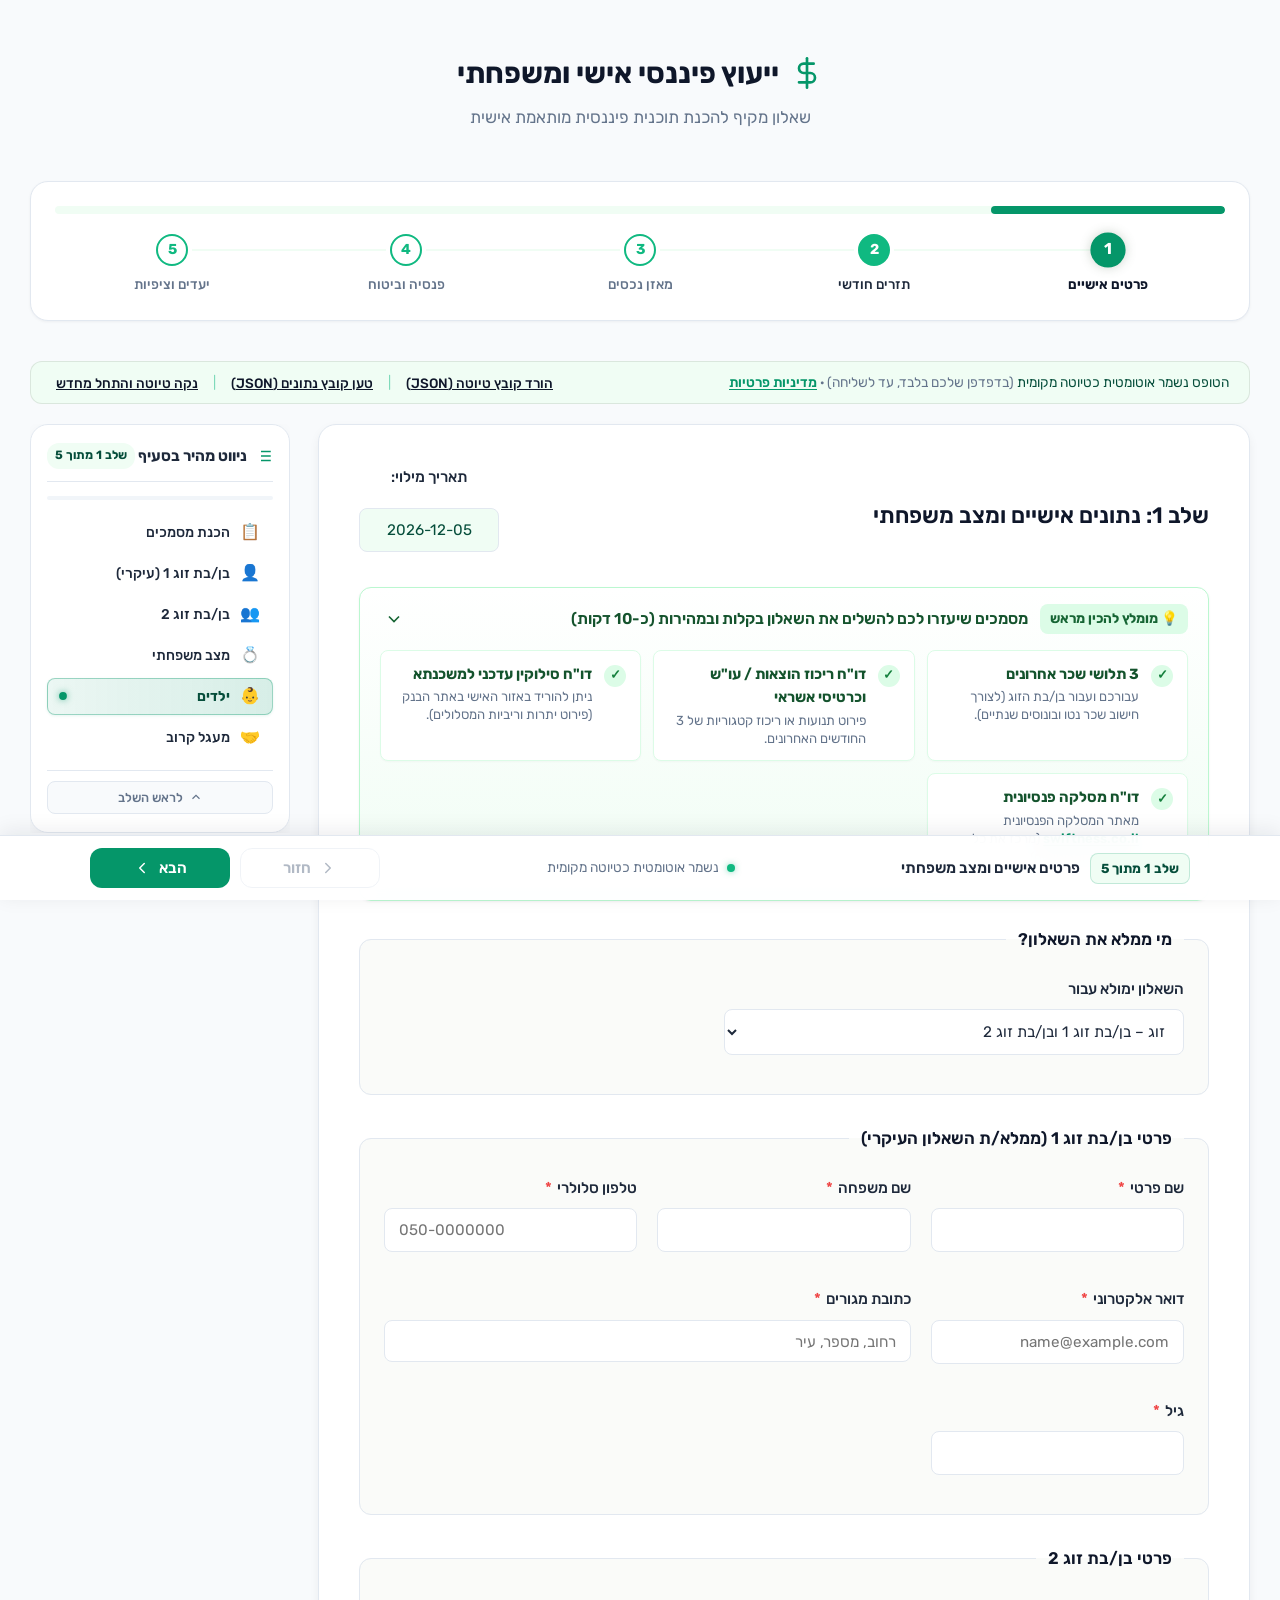
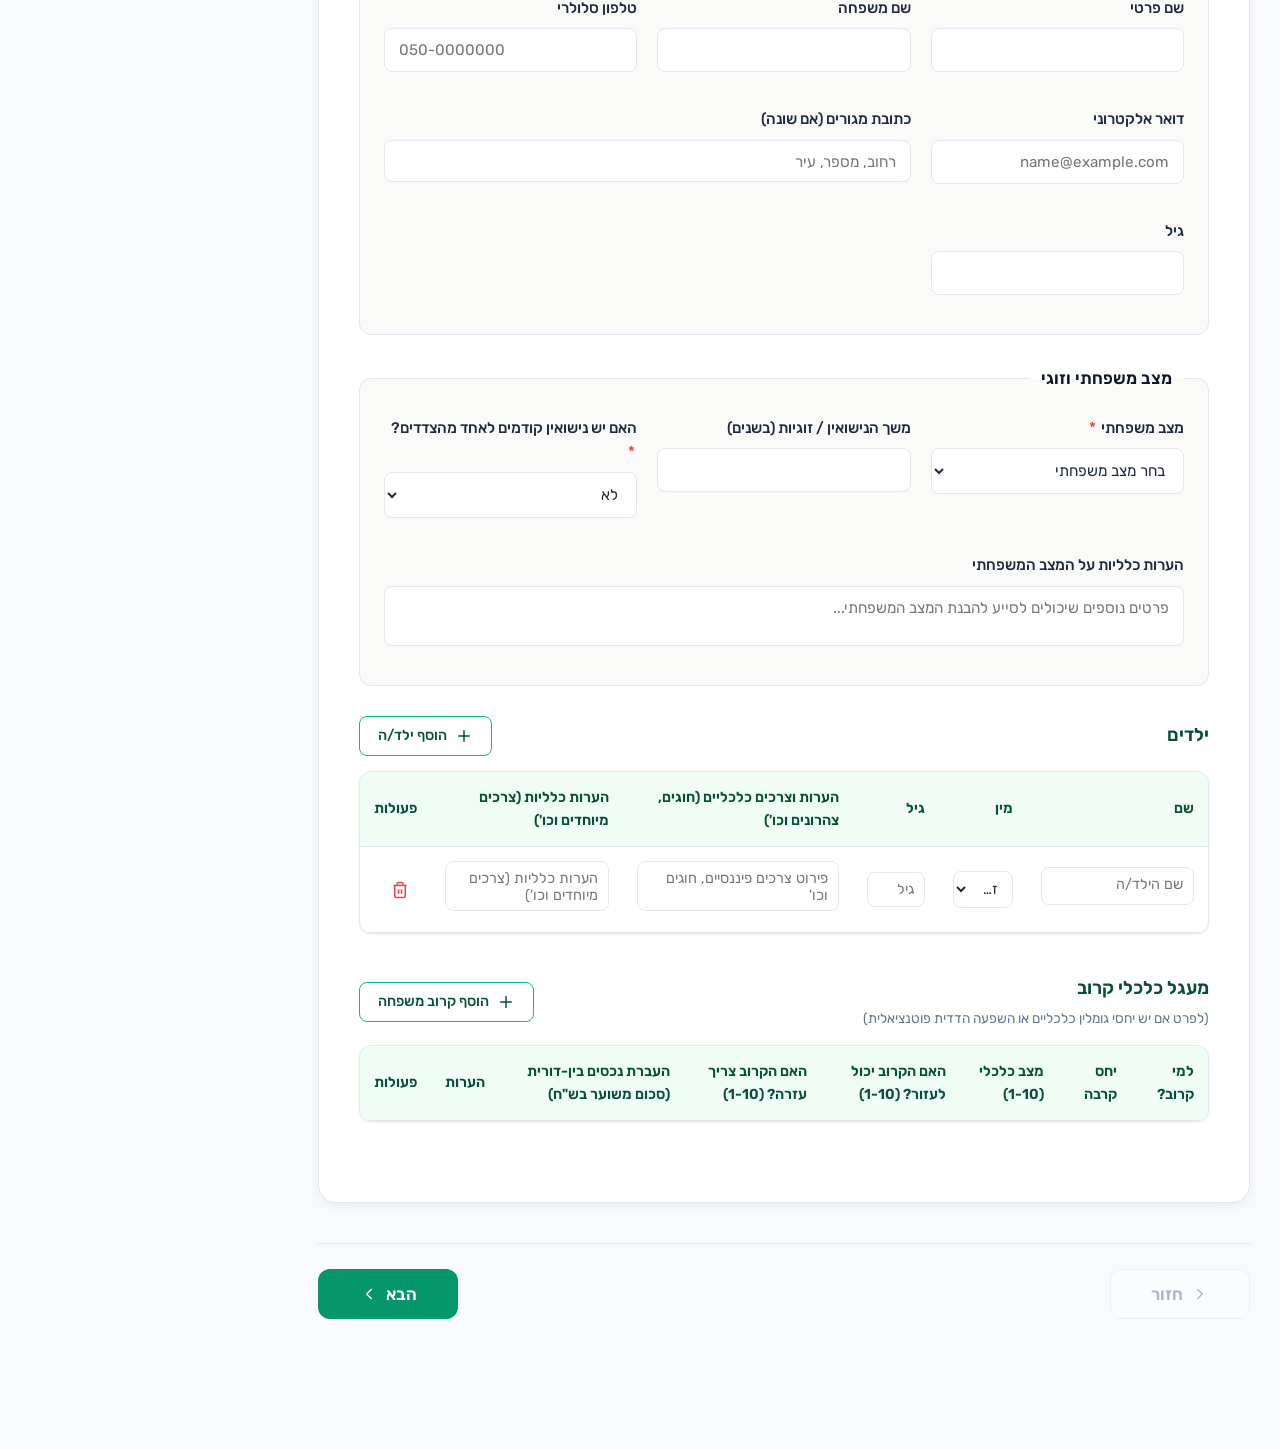
<file: index.html>
<!DOCTYPE html>
<html lang="he" dir="rtl">
<head>
  <meta charset="UTF-8">
  <meta name="viewport" content="width=device-width, initial-scale=1.0">
  <title>שאלון פרטים אישיים לייעוץ פיננסי אישי</title>
  <!-- Private client questionnaire: keep it out of search engines -->
  <meta name="robots" content="noindex, nofollow">

  <!-- Google Fonts - Rubik -->
  <link rel="preconnect" href="https://fonts.googleapis.com">
  <link rel="preconnect" href="https://fonts.gstatic.com" crossorigin>
  <link href="https://fonts.googleapis.com/css2?family=Rubik:wght@300;400;500;600;700&display=swap" rel="stylesheet">
  
  <!-- CSS Styling -->
  <link rel="stylesheet" href="style.css">
</head>
<body>
  <div class="app-container">
    <header class="app-header">
      <div class="logo-area">
        <svg class="header-icon" viewBox="0 0 24 24" fill="none" stroke="currentColor" stroke-width="2" stroke-linecap="round" stroke-linejoin="round">
          <line x1="12" y1="1" x2="12" y2="23"></line>
          <path d="M17 5H9.5a3.5 3.5 0 0 0 0 7h5a3.5 3.5 0 0 1 0 7H6"></path>
        </svg>
        <h1>ייעוץ פיננסי אישי ומשפחתי</h1>
      </div>
      <p class="subtitle">שאלון מקיף להכנת תוכנית פיננסית מותאמת אישית</p>
    </header>

    <!-- Progress Tracker -->
    <div class="progress-container">
      <div class="progress-bar-bg">
        <div class="progress-bar-fill" id="progressBar"></div>
      </div>
      <div class="steps-indicator">
        <div class="step-dot active" data-step="1">
          <span class="dot-num">1</span>
          <span class="dot-label">פרטים אישיים</span>
        </div>
        <div class="step-dot" data-step="2">
          <span class="dot-num">2</span>
          <span class="dot-label">תזרים חודשי</span>
        </div>
        <div class="step-dot" data-step="3">
          <span class="dot-num">3</span>
          <span class="dot-label">מאזן נכסים</span>
        </div>
        <div class="step-dot" data-step="4">
          <span class="dot-num">4</span>
          <span class="dot-label">פנסיה וביטוח</span>
        </div>
        <div class="step-dot" data-step="5">
          <span class="dot-num">5</span>
          <span class="dot-label">יעדים וציפיות</span>
        </div>
      </div>
    </div>

    <!-- Notification Bar -->
    <div id="notification" class="notification hidden"></div>

    <!-- Draft Status -->
    <div class="draft-status-bar">
      <span><span id="draftStatus">הטופס נשמר אוטומטית כטיוטה מקומית</span> <span class="draft-privacy-note">(בדפדפן שלכם בלבד, עד לשליחה) · <a href="privacy.html" target="_blank" rel="noopener">מדיניות פרטיות</a></span></span>
      <div class="draft-actions">
        <button type="button" class="btn-text" id="downloadDraftBtn">הורד קובץ טיוטה (JSON)</button>
        <span class="divider">|</span>
        <button type="button" class="btn-text" id="uploadJsonBtn">טען קובץ נתונים (JSON)</button>
        <input type="file" id="jsonFileInput" accept=".json" class="hidden">
        <span class="divider">|</span>
        <button type="button" class="btn-text" id="clearDraftBtn">נקה טיוטה והתחל מחדש</button>
      </div>
    </div>

    <!-- Main Form -->
    <form id="questionnaireForm" novalidate>
      <div class="form-layout-wrapper">
        
        <!-- Sticky Side Navigation Rail (Desktop-first) -->
        <aside class="step-sidebar" id="stepSidebar" aria-label="ניווט מהיר בסעיפי השלב">
          <div class="sidebar-sticky-inner">
            <div class="sidebar-card">
              <div class="sidebar-header">
                <div class="sidebar-title-row">
                  <svg class="sidebar-title-icon" viewBox="0 0 24 24" fill="none" stroke="currentColor" stroke-width="2">
                    <line x1="8" y1="6" x2="21" y2="6"></line>
                    <line x1="8" y1="12" x2="21" y2="12"></line>
                    <line x1="8" y1="18" x2="21" y2="18"></line>
                    <line x1="3" y1="6" x2="3.01" y2="6"></line>
                    <line x1="3" y1="12" x2="3.01" y2="12"></line>
                    <line x1="3" y1="18" x2="3.01" y2="18"></line>
                  </svg>
                  <span class="sidebar-title">ניווט מהיר בסעיף</span>
                </div>
                <span class="sidebar-step-badge" id="sidebarStepBadge">שלב 1</span>
              </div>

              <div class="sidebar-progress-track">
                <div class="sidebar-progress-bar" id="sidebarProgressBar"></div>
              </div>

              <nav class="sidebar-nav-list" id="sidebarNavList" aria-label="רשימת סעיפים">
                <!-- Rendered dynamically by app.js based on current step -->
              </nav>

              <div class="sidebar-footer">
                <button type="button" class="sidebar-top-btn" id="sidebarScrollTopBtn" title="חזרה לראש השלב">
                  <svg viewBox="0 0 24 24" fill="none" stroke="currentColor" stroke-width="2">
                    <polyline points="18 15 12 9 6 15"></polyline>
                  </svg>
                  <span>לראש השלב</span>
                </button>
              </div>
            </div>
          </div>
        </aside>

        <!-- Main Form Steps Column -->
        <div class="form-main-content">
          
          <!-- ================= STEP 1 ================= -->
          <section class="form-step active" id="step1">
        <div class="section-card">
          <div class="card-header">
            <h2>שלב 1: נתונים אישיים ומצב משפחתי</h2>
            <div class="form-group inline-date">
              <label for="fill_date">תאריך מילוי:</label>
              <input type="text" id="fill_date" name="general[fill_date]" readonly class="input-readonly">
            </div>
          </div>

          <!-- Document Prep Checklist (Collapsible) -->
          <div class="prep-checklist-card" id="prepChecklistCard">
            <div class="prep-checklist-header" id="prepChecklistToggle">
              <div class="prep-title-area">
                <span class="prep-badge">💡 מומלץ להכין מראש</span>
                <span class="prep-title">מסמכים שיעזרו לכם להשלים את השאלון בקלות ובמהירות (כ-10 דקות)</span>
              </div>
              <button type="button" class="btn-toggle-prep" aria-label="הצג או הסתר מסמכים נדרשים">
                <svg class="chevron-icon" viewBox="0 0 24 24" fill="none" stroke="currentColor" stroke-width="2"><polyline points="6 9 12 15 18 9"></polyline></svg>
              </button>
            </div>
            <div class="prep-checklist-body" id="prepChecklistBody">
              <div class="checklist-grid">
                <div class="checklist-item">
                  <span class="check-icon">✓</span>
                  <div>
                    <strong>3 תלושי שכר אחרונים</strong>
                    <p>עבורכם ועבור בן/בת הזוג (לצורך חישוב שכר נטו ובונוסים שנתיים).</p>
                  </div>
                </div>
                <div class="checklist-item">
                  <span class="check-icon">✓</span>
                  <div>
                    <strong>דו"ח ריכוז הוצאות / עו"ש וכרטיסי אשראי</strong>
                    <p>פירוט תנועות או ריכוז קטגוריות של 3 החודשים האחרונים.</p>
                  </div>
                </div>
                <div class="checklist-item">
                  <span class="check-icon">✓</span>
                  <div>
                    <strong>דו"ח סילוקין עדכני למשכנתא</strong>
                    <p>ניתן להוריד באזור האישי באתר הבנק (פירוט יתרות וריביות המסלולים).</p>
                  </div>
                </div>
                <div class="checklist-item">
                  <span class="check-icon">✓</span>
                  <div>
                    <strong>דו"ח מסלקה פנסיונית</strong>
                    <p>מאתר המסלקה הפנסיונית <a href="https://www.swiftness.co.il" target="_blank" rel="noopener noreferrer">swiftness.co.il</a> (מרכז את כל החסכונות והביטוחים).</p>
                  </div>
                </div>
              </div>
            </div>
          </div>



          <!-- Household type: hides everything related to partner 2 when filling alone -->
          <fieldset class="household-fieldset" id="household_fieldset">
            <legend>מי ממלא את השאלון?</legend>
            <div class="form-grid">
              <div class="form-group span-2">
                <label for="household_type">השאלון ימולא עבור</label>
                <select id="household_type" name="general[household_type]">
                  <option value="couple" selected>זוג – בן/בת זוג 1 ובן/בת זוג 2</option>
                  <option value="single">אדם יחיד – ללא בן/בת זוג</option>
                </select>
              </div>
            </div>
          </fieldset>

          <!-- Partner 1 -->
          <fieldset class="partner-fieldset" id="partner1_fieldset">
            <legend>פרטי בן/בת זוג 1 (ממלא/ת השאלון העיקרי)</legend>
            <div class="form-grid">
              <div class="form-group">
                <label for="p1_first_name">שם פרטי <span class="required">*</span></label>
                <input type="text" id="p1_first_name" name="partner1[first_name]" required>
              </div>
              <div class="form-group">
                <label for="p1_last_name">שם משפחה <span class="required">*</span></label>
                <input type="text" id="p1_last_name" name="partner1[last_name]" required>
              </div>
              <div class="form-group">
                <label for="p1_phone">טלפון סלולרי <span class="required">*</span></label>
                <input type="tel" id="p1_phone" name="partner1[phone]" placeholder="050-0000000" required>
              </div>
              <div class="form-group">
                <label for="p1_email">דואר אלקטרוני <span class="required">*</span></label>
                <input type="email" id="p1_email" name="partner1[email]" placeholder="name@example.com" required>
              </div>
              <div class="form-group span-2">
                <label for="p1_address">כתובת מגורים <span class="required">*</span></label>
                <textarea id="p1_address" name="partner1[address]" placeholder="רחוב, מספר, עיר" required rows="1"></textarea>
              </div>
              <div class="form-group">
                <label for="p1_age">גיל <span class="required">*</span></label>
                <input type="number" id="p1_age" name="partner1[age]" min="18" max="120" required>
              </div>
            </div>
          </fieldset>

          <!-- Partner 2 -->
          <fieldset class="partner-fieldset" id="partner2_fieldset">
            <legend>פרטי בן/בת זוג 2</legend>
            <div class="form-grid">
              <div class="form-group">
                <label for="p2_first_name">שם פרטי</label>
                <input type="text" id="p2_first_name" name="partner2[first_name]">
              </div>
              <div class="form-group">
                <label for="p2_last_name">שם משפחה</label>
                <input type="text" id="p2_last_name" name="partner2[last_name]">
              </div>
              <div class="form-group">
                <label for="p2_phone">טלפון סלולרי</label>
                <input type="tel" id="p2_phone" name="partner2[phone]" placeholder="050-0000000">
              </div>
              <div class="form-group">
                <label for="p2_email">דואר אלקטרוני</label>
                <input type="email" id="p2_email" name="partner2[email]" placeholder="name@example.com">
              </div>
              <div class="form-group span-2">
                <label for="p2_address">כתובת מגורים (אם שונה)</label>
                <textarea id="p2_address" name="partner2[address]" placeholder="רחוב, מספר, עיר" rows="1"></textarea>
              </div>
              <div class="form-group">
                <label for="p2_age">גיל</label>
                <input type="number" id="p2_age" name="partner2[age]" min="18" max="120">
              </div>
            </div>
          </fieldset>

          <!-- Family Status -->
          <fieldset class="family-status-fieldset" id="family_status_fieldset">
            <legend>מצב משפחתי וזוגי</legend>
            <div class="form-grid">
              <div class="form-group">
                <label for="marital_status">מצב משפחתי <span class="required">*</span></label>
                <select id="marital_status" name="family[marital_status]" required>
                  <option value="" disabled selected>בחר מצב משפחתי</option>
                  <option value="married">נשואים</option>
                  <option value="cohabiting">בזוגיות / ידועים בציבור</option>
                  <option value="single">רווק/ה</option>
                  <option value="divorced">גרוש/ה</option>
                  <option value="widowed">אלמן/ה</option>
                  <option value="single_parent">חד הורי/ת</option>
                </select>
              </div>
              <div class="form-group" id="marriage_duration_container">
                <label for="marriage_duration">משך הנישואין / זוגיות (בשנים)</label>
                <input type="number" id="marriage_duration" name="family[marriage_duration]" min="0">
              </div>
              <div class="form-group">
                <label for="previous_marriage">האם יש נישואין קודמים לאחד מהצדדים? <span class="required">*</span></label>
                <select id="previous_marriage" name="family[previous_marriage]" required>
                  <option value="no">לא</option>
                  <option value="yes">כן</option>
                </select>
              </div>
              <div class="form-group span-3">
                <label for="family_notes">הערות כלליות על המצב המשפחתי</label>
                <textarea id="family_notes" name="family[notes]" rows="2" placeholder="פרטים נוספים שיכולים לסייע להבנת המצב המשפחתי..."></textarea>
              </div>
            </div>
          </fieldset>

          <!-- Dynamic Children Table -->
          <div class="table-section" id="children_section">
            <div class="table-header">
              <h3>ילדים</h3>
              <button type="button" class="btn-secondary add-row-btn" data-table="childrenTable">
                <svg class="btn-icon" viewBox="0 0 24 24" fill="none" stroke="currentColor" stroke-width="2" stroke-linecap="round" stroke-linejoin="round"><line x1="12" y1="5" x2="12" y2="19"></line><line x1="5" y1="12" x2="19" y2="12"></line></svg>
                הוסף ילד/ה
              </button>
            </div>
            <div class="responsive-table-wrapper">
              <table id="childrenTable" class="dynamic-table">
                <thead>
                  <tr>
                    <th>שם</th>
                    <th>מין</th>
                    <th>גיל</th>
                    <th>הערות וצרכים כלכליים (חוגים, צהרונים וכו')</th>
                    <th>הערות כלליות (צרכים מיוחדים וכו')</th>
                    <th class="col-actions">פעולות</th>
                  </tr>
                </thead>
                <tbody>
                  <!-- Rows added dynamically -->
                </tbody>
              </table>
            </div>
          </div>

          <!-- Dynamic Close Financial Circle Table -->
          <div class="table-section" id="circle_section">
            <div class="table-header">
              <div>
                <h3>מעגל כלכלי קרוב</h3>
                <span class="table-subtitle" style="font-size: 0.85rem; color: var(--color-text-muted); display: block; margin-top: 4px;">(לפרט אם יש יחסי גומלין כלכליים או השפעה הדדית פוטנציאלית)</span>
              </div>
              <button type="button" class="btn-secondary add-row-btn" data-table="circleTable">
                <svg class="btn-icon" viewBox="0 0 24 24" fill="none" stroke="currentColor" stroke-width="2" stroke-linecap="round" stroke-linejoin="round"><line x1="12" y1="5" x2="12" y2="19"></line><line x1="5" y1="12" x2="19" y2="12"></line></svg>
                הוסף קרוב משפחה
              </button>
            </div>
            <div class="responsive-table-wrapper">
              <table id="circleTable" class="dynamic-table">
                <thead>
                  <tr>
                    <th>למי קרוב?</th>
                    <th>יחס קרבה</th>
                    <th>מצב כלכלי (1-10)</th>
                    <th>האם הקרוב יכול לעזור? (1-10)</th>
                    <th>האם הקרוב צריך עזרה? (1-10)</th>
                    <th>העברת נכסים בין-דורית (סכום משוער בש"ח)</th>
                    <th>הערות</th>
                    <th class="col-actions">פעולות</th>
                  </tr>
                </thead>
                <tbody>
                  <!-- Rows added dynamically -->
                </tbody>
              </table>
            </div>
          </div>
        </div>
      </section>

      <!-- ================= STEP 2 ================= -->
      <section class="form-step" id="step2">
        <div class="section-card">
          <h2>שלב 2: תזרים חודשי</h2>

          <!-- Step 2 Live KPI Dashboard -->
          <div class="kpi-dashboard-card" id="step2KpiCard">
            <div class="kpi-header">
              <div class="kpi-title-wrap">
                <span class="kpi-badge">תמונת מצב תזרימית חיה</span>
                <span class="kpi-subtitle">אומדן חודשי המתעדכן בזמן אמת לפי הנתונים שהזנתם</span>
              </div>
            </div>
            <div class="kpi-metrics-grid">
              <div class="kpi-metric-item">
                <span class="kpi-label">סה"כ הכנסות נטו</span>
                <span class="kpi-val text-income" id="kpiTotalIncome">0 ₪</span>
                <span class="kpi-hint">כולל שכר, בונוסים חודשיים והכנסות נוספות</span>
              </div>
              <div class="kpi-metric-divider">−</div>
              <div class="kpi-metric-item">
                <span class="kpi-label">סה"כ הוצאות ממוצעות</span>
                <span class="kpi-val text-expense" id="kpiTotalExpenses">0 ₪</span>
                <span class="kpi-hint">ממוצע חודשי מחושב מפירוט ההוצאות</span>
              </div>
              <div class="kpi-metric-divider">=</div>
              <div class="kpi-metric-item highlight">
                <span class="kpi-label">תזרים פנוי חודשי משוער</span>
                <span class="kpi-val text-cashflow positive" id="kpiFreeCashflow">0 ₪</span>
                <span class="kpi-hint" id="kpiCashflowHint">הכנסות פחות הוצאות חודשיות</span>
              </div>
            </div>
          </div>



          <h3 class="step-subheading" style="margin-bottom: 25px; font-size: 1.3rem; color: var(--color-primary-dark); border-bottom: 1.5px dashed var(--color-border); padding-bottom: 8px;">הכנסות</h3>

          <!-- Partner 1 Income -->
          <fieldset class="partner-fieldset" id="p1_income_fieldset">
            <legend>הכנסות ותעסוקה: בן/בת זוג 1</legend>
            <div class="form-grid">
              <div class="form-group">
                <label for="p1_job_title">מקום עבודה / עיסוק / תפקיד</label>
                <textarea id="p1_job_title" name="income1[job_title]" placeholder="למשל: מהנדס תוכנה בחברת הייטק" rows="1"></textarea>
              </div>
              <div class="form-group">
                <label for="p1_employment_type">סוג תעסוקה</label>
                <select id="p1_employment_type" name="partner1[employment_type]">
                  <option value="employee" selected>שכיר/ה</option>
                  <option value="self_employed">עצמאי/ת</option>
                </select>
              </div>
              <div class="form-group" id="p1_employee_income_container">
                <label for="p1_employee_income">הכנסה נטו כשכיר (ממוצע 3 חודשים אחרונים בש"ח)</label>
                <input type="number" id="p1_employee_income" name="income1[employee_income]" min="0" placeholder="0">
              </div>
              <div class="form-group" id="p1_bonuses_container">
                <label for="p1_bonuses">בונוסים ומענקים שנתיים (במונחים שנתיים בש"ח)</label>
                <input type="number" id="p1_bonuses" name="income1[bonuses]" min="0" placeholder="0">
              </div>
              <div class="form-group hidden" id="p1_self_employed_income_container">
                <label for="p1_self_employed_income">הכנסה נטו כעצמאי (ממוצע 3 חודשים אחרונים בש"ח) <span style="font-weight: normal; font-size: 0.85rem; color: var(--color-text-muted);">* להיעזר ברו"ח/יועץ מס לקביעת הנטו</span></label>
                <input type="number" id="p1_self_employed_income" name="income1[self_employed_income]" min="0" placeholder="0">
              </div>
              <div class="form-group span-2">
                <label for="p1_previous_jobs">מקומות עבודה קודמים (בשנתיים האחרונות - רלוונטי ליציבות)</label>
                <textarea id="p1_previous_jobs" name="income1[previous_jobs]" placeholder="מקום עבודה, תקופה, שכר" rows="1"></textarea>
              </div>
              <div class="form-group span-3">
                <label for="p1_income_notes">הערות על הכנסות בן/בת זוג 1</label>
                <textarea id="p1_income_notes" name="income1[notes]" rows="2" placeholder="למשל: צפי להעלאה, תנודתיות בשכר, רכיבי שכר מיוחדים וכו'"></textarea>
              </div>
            </div>
          </fieldset>

          <!-- Partner 2 Income -->
          <fieldset class="partner-fieldset" id="p2_income_fieldset">
            <legend>הכנסות ותעסוקה: בן/בת זוג 2</legend>
            <div class="form-grid">
              <div class="form-group">
                <label for="p2_job_title">מקום עבודה / עיסוק / תפקיד</label>
                <textarea id="p2_job_title" name="income2[job_title]" placeholder="למשל: מורה במשרד החינוך" rows="1"></textarea>
              </div>
              <div class="form-group">
                <label for="p2_employment_type">סוג תעסוקה</label>
                <select id="p2_employment_type" name="partner2[employment_type]">
                  <option value="employee" selected>שכיר/ה</option>
                  <option value="self_employed">עצמאי/ת</option>
                </select>
              </div>
              <div class="form-group" id="p2_employee_income_container">
                <label for="p2_employee_income">הכנסה נטו כשכיר (ממוצע 3 חודשים אחרונים בש"ח)</label>
                <input type="number" id="p2_employee_income" name="income2[employee_income]" min="0" placeholder="0">
              </div>
              <div class="form-group" id="p2_bonuses_container">
                <label for="p2_bonuses">בונוסים ומענקים שנתיים (במונחים שנתיים בש"ח)</label>
                <input type="number" id="p2_bonuses" name="income2[bonuses]" min="0" placeholder="0">
              </div>
              <div class="form-group hidden" id="p2_self_employed_income_container">
                <label for="p2_self_employed_income">הכנסה נטו כעצמאי (ממוצע 3 חודשים אחרונים בש"ח) <span style="font-weight: normal; font-size: 0.85rem; color: var(--color-text-muted);">* להיעזר ברו"ח/יועץ מס לקביעת הנטו</span></label>
                <input type="number" id="p2_self_employed_income" name="income2[self_employed_income]" min="0" placeholder="0">
              </div>
              <div class="form-group span-2">
                <label for="p2_previous_jobs">מקומות עבודה קודמים (בשנתיים האחרונות - רלוונטי ליציבות)</label>
                <textarea id="p2_previous_jobs" name="income2[previous_jobs]" placeholder="מקום עבודה, תקופה, שכר" rows="1"></textarea>
              </div>
              <div class="form-group span-3">
                <label for="p2_income_notes">הערות על הכנסות בן/בת זוג 2</label>
                <textarea id="p2_income_notes" name="income2[notes]" rows="2" placeholder="למשל: צפי להעלאה, תנודתיות בשכר, רכיבי שכר מיוחדים וכו'"></textarea>
              </div>
            </div>
          </fieldset>

          <!-- Additional Income Table -->
          <div class="table-section" id="additional_income_section">
            <div class="table-header">
              <h3>הכנסות נוספות (קצבאות ילדים, שכירות מנכס, תמיכה משפחתית קבועה וכדומה)</h3>
              <button type="button" class="btn-secondary add-row-btn" data-table="additionalIncomeTable">
                <svg class="btn-icon" viewBox="0 0 24 24" fill="none" stroke="currentColor" stroke-width="2" stroke-linecap="round" stroke-linejoin="round"><line x1="12" y1="5" x2="12" y2="19"></line><line x1="5" y1="12" x2="19" y2="12"></line></svg>
                הוסף הכנסה נוספת
              </button>
            </div>
            <div class="responsive-table-wrapper">
              <table id="additionalIncomeTable" class="dynamic-table">
                <thead>
                  <tr>
                    <th>מקור ההכנסה</th>
                    <th>סכום חודשי ממוצע (בש"ח)</th>
                    <th>הערות (קבוע/זמני, מועד סיום צפוי)</th>
                    <th class="col-actions">פעולות</th>
                  </tr>
                </thead>
                <tbody>
                  <!-- Rows added dynamically -->
                </tbody>
              </table>
            </div>
          </div>

          <!-- Family Expenses Table -->
          <div class="table-section" id="expenses_section">
            <h3 class="step-subheading" style="margin-bottom: 25px; font-size: 1.3rem; color: var(--color-primary-dark); border-bottom: 1.5px dashed var(--color-border); padding-bottom: 8px; margin-top: 40px;">הוצאות</h3>
            <div class="info-box">
              <svg class="info-icon" viewBox="0 0 24 24" fill="none" stroke="currentColor" stroke-width="2" stroke-linecap="round" stroke-linejoin="round">
                <circle cx="12" cy="12" r="10"></circle>
                <line x1="12" y1="16" x2="12" y2="12"></line>
                <line x1="12" y1="8" x2="12.01" y2="8"></line>
              </svg>
              <span><strong>איך משיגים ריכוז הוצאות מדויק?</strong> מומלץ להיכנס לאתר הבנק שלכם ולאתרי חברות כרטיסי האשראי, ולהפיק דו"ח ריכוז הוצאות או פירוט תנועות של 3 החודשים האחרונים. רוב הבנקים וחברות האשראי מציגים כיום באזור האישי כלים אוטומטיים וגרפים המנתחים ומחלקים את ההוצאות שלכם לפי קטגוריות באופן אוטומטי.</span>
            </div>
            
            <div class="exp-howto">
              ההוצאות מחולקות ל-12 נושאים. <strong>פותחים רק את הנושאים שרלוונטיים לכם</strong> (אפשר לפתוח כמה נושאים במקביל), ממלאים סכומים, וסוגרים נושא כשמסיימים. סעיף שלא רלוונטי – משאירים ריק, והוא ייספר כ-0 ₪. לא בטוחים באיזה נושא להכניס הוצאה? בסוף, בנושא "הוצאות נוספות", יש שורת "אחר" שבה אפשר לרשום אותה.
            </div>

            <!-- Expenses overview: cards + breakdown by group (filled by app.js) -->
            <div class="exp-overview" id="expOverview" aria-live="polite">
              <div class="exp-kpis">
                <div class="exp-kpi exp-kpi-main">
                  <span class="exp-kpi-label">הוצאות חודשיות ממוצעות</span>
                  <span class="exp-kpi-val" id="expKpiAvg">0 ₪</span>
                </div>
                <div class="exp-kpi">
                  <span class="exp-kpi-label">סך הוצאות משתנות</span>
                  <span class="exp-kpi-val" id="expKpiVariable">0 ₪</span>
                </div>
                <div class="exp-kpi">
                  <span class="exp-kpi-label">סך הוראות קבע / קבועות</span>
                  <span class="exp-kpi-val" id="expKpiStanding">0 ₪</span>
                </div>
              </div>
              <div class="exp-chart" id="expChart"></div>
            </div>

            <div class="table-header">
              <h3>פירוט הוצאות המשפחה (ממוצע 3 חודשים אחרונים)</h3>
            </div>

            <!-- Expenses search + open/close all -->
            <div class="expenses-filter-bar">
              <div class="search-box">
                <svg class="search-icon" viewBox="0 0 24 24" fill="none" stroke="currentColor" stroke-width="2"><circle cx="11" cy="11" r="8"></circle><line x1="21" y1="21" x2="16.65" y2="16.65"></line></svg>
                <input type="text" id="expenseSearchInput" placeholder="חיפוש מהיר של סעיף הוצאה (לדוגמה: ארנונה, דלק, ביטוח)...">
                <button type="button" id="clearExpenseSearch" class="btn-clear-search hidden">&times;</button>
              </div>
              <div class="exp-toggle-all">
                <button type="button" class="cat-pill" id="expOpenAll">פתח את כל הנושאים</button>
                <button type="button" class="cat-pill" id="expCloseAll">סגור את כל הנושאים</button>
              </div>
            </div>
            <div class="responsive-table-wrapper">
              <table id="expensesTable" class="dynamic-table">
                <thead>
                  <tr>
                    <th>הוצאות</th>
                    <th>חודש 1 (ש"ח)</th>
                    <th>חודש 2 (ש"ח)</th>
                    <th>חודש 3 (ש"ח)</th>
                    <th>ממוצע (ש"ח)</th>
                    <th>הערות</th>
                    <th class="col-exp-type">סוג הוצאה</th>
                  </tr>
                </thead>
                <tbody>
                  <!-- Groups and fixed category rows are built by app.js -->
                </tbody>
                <tfoot>
                  <tr class="exp-total-row">
                    <td>סה"כ הוצאות חודשיות</td>
                    <td data-label="חודש 1"><strong id="expMonthTotal1">0</strong></td>
                    <td data-label="חודש 2"><strong id="expMonthTotal2">0</strong></td>
                    <td data-label="חודש 3"><strong id="expMonthTotal3">0</strong></td>
                    <td data-label="ממוצע"><strong id="expMonthTotalAvg">0</strong></td>
                    <td></td>
                    <td></td>
                  </tr>
                </tfoot>
              </table>
            </div>
            <div class="table-total-bar">
              <span>סך הכל הוצאות חודשיות מחושב: <strong><span id="computedTotalExpenses">0</span> ש"ח</strong></span>
            </div>
          </div>
        </div>
      </section>

      <!-- ================= STEP 3 ================= -->
      <section class="form-step" id="step3">
        <div class="section-card">
          <h2>שלב 3: נכסים והתחייבויות (מאזן)</h2>

          <!-- Step 3 Live KPI Dashboard -->
          <div class="kpi-dashboard-card" id="step3KpiCard">
            <div class="kpi-header">
              <div class="kpi-title-wrap">
                <span class="kpi-badge">מאזן הון ונכסים חי</span>
                <span class="kpi-subtitle">אומדן שווי נקי (Net Worth) המתעדכן בזמן אמת</span>
              </div>
            </div>
            <div class="kpi-metrics-grid">
              <div class="kpi-metric-item">
                <span class="kpi-label">סה"כ נכסים מוערך</span>
                <span class="kpi-val text-income" id="kpiTotalAssets">0 ₪</span>
                <span class="kpi-hint">שווי נדל"ן, רכבים וחסכונות פיננסיים</span>
              </div>
              <div class="kpi-metric-divider">−</div>
              <div class="kpi-metric-item">
                <span class="kpi-label">סה"כ התחייבויות</span>
                <span class="kpi-val text-expense" id="kpiTotalLiabilities">0 ₪</span>
                <span class="kpi-hint">יתרות משכנתא פעילות והלוואות שונות</span>
              </div>
              <div class="kpi-metric-divider">=</div>
              <div class="kpi-metric-item highlight">
                <span class="kpi-label">שווי נקי (Net Worth) משוער</span>
                <span class="kpi-val text-networth positive" id="kpiNetWorth">0 ₪</span>
                <span class="kpi-hint">הון עצמי משפחתי נקי</span>
              </div>
            </div>
          </div>



          <!-- Real Estate Table -->
          <div class="table-section" id="real_estate_section">
            <div class="table-header">
              <h3>נדל"ן (בית מגורים ונדל"ן להשקעה)</h3>
              <button type="button" class="btn-secondary add-row-btn" data-table="realEstateTable">
                <svg class="btn-icon" viewBox="0 0 24 24" fill="none" stroke="currentColor" stroke-width="2" stroke-linecap="round" stroke-linejoin="round"><line x1="12" y1="5" x2="12" y2="19"></line><line x1="5" y1="12" x2="19" y2="12"></line></svg>
                הוסף נכס נדל"ן
              </button>
            </div>
            <div class="responsive-table-wrapper">
              <table id="realEstateTable" class="dynamic-table">
                <thead>
                  <tr>
                    <th>תיאור הנכס וייעודו (מגורים/השקעה)</th>
                    <th>שווי קנייה (ש"ח)</th>
                    <th>שווי נוכחי מוערך (ש"ח)</th>
                    <th>סכום משכנתא מקורי שנלקח (ש"ח)</th>
                    <th>יתרת משכנתא נוכחית (ש"ח)</th>
                    <th>הערות</th>
                    <th class="col-actions">פעולות</th>
                  </tr>
                </thead>
                <tbody>
                  <!-- Rows added dynamically -->
                </tbody>
              </table>
            </div>
          </div>

          <!-- Mortgage Details (From sheet) -->
          <div class="table-section" id="mortgages_section">
            <div class="info-box">
              <svg class="info-icon" viewBox="0 0 24 24" fill="none" stroke="currentColor" stroke-width="2" stroke-linecap="round" stroke-linejoin="round">
                <circle cx="12" cy="12" r="10"></circle>
                <line x1="12" y1="16" x2="12" y2="12"></line>
                <line x1="12" y1="8" x2="12.01" y2="8"></line>
              </svg>
              <span><strong>איך משיגים דו"ח סילוקין עדכני?</strong> דו"ח סילוקין הוא מסמך רשמי מהבנק המפרט את יתרת ההלוואה הנותרת לסילוק המשכנתא שלכם. ניתן להפיק אותו בקלות דרך האזור האישי באתר או באפליקציית הבנק שלכם, או בבקשה מול פקיד המשכנתאות בסניף.</span>
            </div>
            <div class="table-header">
              <h3>פירוט משכנתאות קיימות (לפי דו"ח סילוקין עדכני)</h3>
              <button type="button" class="btn-secondary add-row-btn" data-table="mortgageTable">
                <svg class="btn-icon" viewBox="0 0 24 24" fill="none" stroke="currentColor" stroke-width="2" stroke-linecap="round" stroke-linejoin="round"><line x1="12" y1="5" x2="12" y2="19"></line><line x1="5" y1="12" x2="19" y2="12"></line></svg>
                הוסף מסלול משכנתא
              </button>
            </div>
            <p class="ins-link-hint">💡 ההחזר החודשי מסתנכרן אוטומטית עם שלב 2 (הוצאות – "משכנתא"), וסכומי המשכנתא של כל נכס מתמלאים מסכום המסלולים ששויכו אליו.</p>
            <div class="responsive-table-wrapper">
              <table id="mortgageTable" class="dynamic-table">
                <thead>
                  <tr>
                    <th>שייך לנכס</th>
                    <th>בנק מלווה</th>
                    <th>שם המסלול (פריים, קל"צ, משתנה וכו')</th>
                    <th>סכום מקורי (ש"ח)</th>
                    <th>יתרת קרן נוכחית (ש"ח)</th>
                    <th>אחוז ריבית</th>
                    <th>מועד סיום צפוי</th>
                    <th>החזר חודשי (ש"ח)</th>
                    <th>הערות</th>
                    <th class="col-actions">פעולות</th>
                  </tr>
                </thead>
                <tbody>
                  <!-- Rows added dynamically -->
                </tbody>
              </table>
            </div>
          </div>

          <!-- Vehicles Table -->
          <div class="table-section" id="vehicles_section">
            <div class="table-header">
              <h3>רכבים</h3>
              <button type="button" class="btn-secondary add-row-btn" data-table="vehiclesTable">
                <svg class="btn-icon" viewBox="0 0 24 24" fill="none" stroke="currentColor" stroke-width="2" stroke-linecap="round" stroke-linejoin="round"><line x1="12" y1="5" x2="12" y2="19"></line><line x1="5" y1="12" x2="19" y2="12"></line></svg>
                הוסף רכב
              </button>
            </div>
            <div class="responsive-table-wrapper">
              <table id="vehiclesTable" class="dynamic-table">
                <thead>
                  <tr>
                    <th>יצרן ודגם</th>
                    <th>שנת ייצור</th>
                    <th>
                      שווי שוק נוכחי (לפי לוי יצחק בש"ח)
                      <span class="tooltip-trigger">*
                        <span class="tooltip-box">כדי לקבל את שווי השוק העדכני של הרכב שלכם, היכנסו לאתר 'לוי יצחק', הזינו את פרטי הרכב המדויקים (דגם, שנת ייצור וחודש עלייה לכביש) וקבלו את הערכת השווי הרשמית.</span>
                      </span>
                    </th>
                    <th>הערות (בבעלות/ליסינג, הלוואה על הרכב)</th>
                    <th class="col-actions">פעולות</th>
                  </tr>
                </thead>
                <tbody>
                  <!-- Rows added dynamically -->
                </tbody>
              </table>
            </div>
          </div>

          <!-- Future / Other Assets -->
          <fieldset class="assets-fieldset" id="future_assets_section">
            <legend>נכסים נוספים/עתידיים</legend>
            <div class="form-grid">
              <div class="form-group span-3">
                <label for="future_assets_details">פירוט נכסים עתידיים או לא נזילים (מניות/אופציות שיבשילו, קרקעות בהליכי הפשרה, ירושות צפויות וכדומה)</label>
                <textarea id="future_assets_details" name="assets[future_assets_details]" rows="2" placeholder="פרטים על נכסים צפויים, מועד מימוש משוער, שווי מוערך וסיכונים..."></textarea>
              </div>
            </div>
          </fieldset>

          <!-- Bank & Credit Cards Table -->
          <div class="table-section" id="bank_accounts_section">
            <div class="table-header">
              <h3>חשבונות בנק</h3>
              <button type="button" class="btn-secondary add-row-btn" data-table="bankAccountsTable">
                <svg class="btn-icon" viewBox="0 0 24 24" fill="none" stroke="currentColor" stroke-width="2" stroke-linecap="round" stroke-linejoin="round"><line x1="12" y1="5" x2="12" y2="19"></line><line x1="5" y1="12" x2="19" y2="12"></line></svg>
                הוסף חשבון בנק
              </button>
            </div>
            <div class="responsive-table-wrapper">
              <table id="bankAccountsTable" class="dynamic-table">
                <thead>
                  <tr>
                    <th>שם הבנק והסניף</th>
                    <th>בעלי החשבון</th>
                    <th>מסגרת עו"ש מאושרת (ש"ח)</th>
                    <th>למה משתמשים בחשבון?</th>
                    <th>הוגבל בעבר?</th>
                    <th class="col-actions">פעולות</th>
                  </tr>
                </thead>
                <tbody>
                  <!-- Rows added dynamically -->
                </tbody>
              </table>
            </div>
          </div>

          <!-- Credit Cards Table -->
          <div class="table-section" id="credit_cards_section">
            <div class="table-header">
              <h3>כרטיסי אשראי</h3>
              <button type="button" class="btn-secondary add-row-btn" data-table="creditCardsTable">
                <svg class="btn-icon" viewBox="0 0 24 24" fill="none" stroke="currentColor" stroke-width="2" stroke-linecap="round" stroke-linejoin="round"><line x1="12" y1="5" x2="12" y2="19"></line><line x1="5" y1="12" x2="19" y2="12"></line></svg>
                הוסף כרטיס אשראי
              </button>
            </div>
            <div class="responsive-table-wrapper">
              <table id="creditCardsTable" class="dynamic-table">
                <thead>
                  <tr>
                    <th>בעל הכרטיס</th>
                    <th>שם הכרטיס</th>
                    <th>4 ספרות אחרונות</th>
                    <th>מסגרת (ש"ח)</th>
                    <th>למה משמש הכרטיס?</th>
                    <th>הערות...</th>
                    <th class="col-actions">פעולות</th>
                  </tr>
                </thead>
                <tbody>
                  <!-- Rows added dynamically -->
                </tbody>
              </table>
            </div>
          </div>

          <!-- Financial Assets -->
          <div class="table-section" id="financial_assets_section">
            <div class="table-header">
              <h3>נכסים פיננסיים (חיסכון, קופות גמל, השתלמות, עו"ש, ניירות ערך)</h3>
              <button type="button" class="btn-secondary add-row-btn" data-table="financialAssetsTable">
                <svg class="btn-icon" viewBox="0 0 24 24" fill="none" stroke="currentColor" stroke-width="2" stroke-linecap="round" stroke-linejoin="round"><line x1="12" y1="5" x2="12" y2="19"></line><line x1="5" y1="12" x2="19" y2="12"></line></svg>
                הוסף נכס פיננסי
              </button>
            </div>
            <div class="responsive-table-wrapper">
              <table id="financialAssetsTable" class="dynamic-table">
                <thead>
                  <tr>
                    <th>סוג החיסכון/נכס (עו"ש, ני"ע, קופת גמל, השתלמות)</th>
                    <th>חברה מנהלת / בנק</th>
                    <th>סכום צבור נוכחי (ש"ח)</th>
                    <th>הערות (ייעוד הכסף, מועד נזילות)</th>
                    <th class="col-actions">פעולות</th>
                  </tr>
                </thead>
                <tbody>
                  <!-- Rows added dynamically -->
                </tbody>
              </table>
            </div>
          </div>

          <!-- Financial Asset Management Questions -->
          <fieldset class="assets-management-fieldset">
            <legend>איכויות ניהול הנכסים הפיננסיים</legend>
            <div class="form-grid">
              <div class="form-group">
                <label for="asset_tracking">באיזו תדירות מתבצע מעקב שוטף אחר הנכסים?</label>
                <select id="asset_tracking" name="assets_management[tracking]">
                  <option value="" disabled selected>בחר תדירות</option>
                  <option value="weekly">פעם בשבוע</option>
                  <option value="monthly">פעם בחודש</option>
                  <option value="quarterly">פעם ברבעון</option>
                  <option value="annually">פעם בשנה</option>
                  <option value="never">כמעט ולא מתבצע מעקב</option>
                </select>
              </div>
              <div class="form-group">
                <label for="risk_appetite">הערכת רמת סיכון לעומת תשואה בתיק הקיים</label>
                <select id="risk_appetite" name="assets_management[risk_vs_yield]">
                  <option value="" disabled selected>בחר הערכה</option>
                  <option value="low_risk">תשואה נמוכה וסיכון נמוך מאוד (שמרני)</option>
                  <option value="medium_risk">סיכון בינוני ותשואה ממוצעת (מאוזן)</option>
                  <option value="high_risk">סיכון גבוה מתוך שאיפה לתשואה גבוהה (אקטיבי)</option>
                  <option value="unknown">לא ידוע לי מה רמת הסיכון בתיק</option>
                </select>
              </div>
              <div class="form-group">
                <label for="management_fees">האם דמי הניהול והעמלות נבדקים באופן קבוע?</label>
                <select id="management_fees" name="assets_management[fees_check]">
                  <option value="" disabled selected>בחר תשובה</option>
                  <option value="yes">כן, נבדקים ומקוחים באופן שוטף</option>
                  <option value="rarely">לעיתים רחוקות</option>
                  <option value="no">לא נבדקים כלל</option>
                </select>
              </div>
            </div>
          </fieldset>

          <!-- Liabilities Table -->
          <div class="table-section" id="liabilities_section">
            <div class="table-header">
              <h3>התחייבויות והלוואות (אוברדראפט, חברים/משפחה, בנקים, חברות כרטיסי אשראי)</h3>
              <button type="button" class="btn-secondary add-row-btn" data-table="liabilitiesTable">
                <svg class="btn-icon" viewBox="0 0 24 24" fill="none" stroke="currentColor" stroke-width="2" stroke-linecap="round" stroke-linejoin="round"><line x1="12" y1="5" x2="12" y2="19"></line><line x1="5" y1="12" x2="19" y2="12"></line></svg>
                הוסף הלוואה/התחייבות
              </button>
            </div>
            <p class="ins-link-hint">💡 ההחזר החודשי מסתנכרן אוטומטית עם שלב 2 (הוצאות – "הלוואות", ואם מטרת ההלוואה היא רכב – "ליסינג או הלוואת רכב").</p>
            <div class="responsive-table-wrapper">
              <table id="liabilitiesTable" class="dynamic-table">
                <thead>
                  <tr>
                    <th>פרטי המלווה / גורם</th>
                    <th>מטרת ההלוואה</th>
                    <th>סכום מקורי (ש"ח)</th>
                    <th>יתרה עדכנית (ש"ח)</th>
                    <th>החזר חודשי (ש"ח)</th>
                    <th>מועד התחלה</th>
                    <th>מועד סיום צפוי</th>
                    <th>אחוז ריבית</th>
                    <th class="col-actions">פעולות</th>
                  </tr>
                </thead>
                <tbody>
                  <!-- Rows added dynamically -->
                </tbody>
              </table>
            </div>
          </div>
        </div>
      </section>

      <!-- ================= STEP 4 ================= -->
      <section class="form-step" id="step4">
        <div class="section-card">
          <h2>שלב 4: פנסיה וחיסכון ארוך טווח (לפי המסלקה הפנסיונית), ביטוחים ומקרים מיוחדים</h2>



          <!-- Pension Clearinghouse Info Box -->
          <div class="info-box">
            <svg class="info-icon" viewBox="0 0 24 24" fill="none" stroke="currentColor" stroke-width="2" stroke-linecap="round" stroke-linejoin="round">
              <circle cx="12" cy="12" r="10"></circle>
              <line x1="12" y1="16" x2="12" y2="12"></line>
              <line x1="12" y1="8" x2="12.01" y2="8"></line>
            </svg>
            <span><strong>איך משיגים את נתוני הפנסיה?</strong> כדי לקבל תמונת מצב מלאה על כל החסכונות הפנסיוניים שלכם, היכנסו לאתר 'המסלקה הפנסיונית' (<a href="https://www.swiftness.co.il" target="_blank" rel="noopener noreferrer">https://www.swiftness.co.il</a>). לאחר הרשמה קצרה והזדהות מאובטחת, המערכת תפיק עבורכם דו"ח ריכוז נתונים שמרכז את כל קרנות הפנסיה, קופות הגמל וביטוחי המנהלים שלכם במקום אחד.</span>
          </div>

          <!-- Combined Pensions Table -->
          <div class="table-section" id="pensions_section">
            <div class="table-header">
              <h3>חסכונות פנסיוניים וביטוחי מנהלים</h3>
              <button type="button" class="btn-secondary add-row-btn" data-table="pensionsTable">
                <svg class="btn-icon" viewBox="0 0 24 24" fill="none" stroke="currentColor" stroke-width="2" stroke-linecap="round" stroke-linejoin="round"><line x1="12" y1="5" x2="12" y2="19"></line><line x1="5" y1="12" x2="19" y2="12"></line></svg>
                הוסף חיסכון פנסיוני
              </button>
            </div>
            <div class="responsive-table-wrapper">
              <table id="pensionsTable" class="dynamic-table">
                <thead>
                  <tr>
                    <th>שייך למי?</th>
                    <th>שם הקרן / חברה מנהלת</th>
                    <th>ביטוח מנהלים?</th>
                    <th>סכום הוני נוכחי (ש"ח)</th>
                    <th>סכום הפקדה חודשי (ש"ח)</th>
                    <th>ביטוח חיים (בביטוח מנהלים)</th>
                    <th>מקדם קצבה (בביטוח מנהלים)</th>
                    <th>הערות</th>
                    <th class="col-actions">פעולות</th>
                  </tr>
                </thead>
                <tbody>
                  <!-- Rows added dynamically -->
                </tbody>
              </table>
            </div>
          </div>

          <!-- Allowances Table -->
          <div class="table-section" id="allowances_section">
            <div class="table-header">
              <h3>קצבאות (פנסיה ממקור אחר, ביטוח לאומי)</h3>
              <button type="button" class="btn-secondary add-row-btn" data-table="allowancesTable">
                <svg class="btn-icon" viewBox="0 0 24 24" fill="none" stroke="currentColor" stroke-width="2" stroke-linecap="round" stroke-linejoin="round"><line x1="12" y1="5" x2="12" y2="19"></line><line x1="5" y1="12" x2="19" y2="12"></line></svg>
                הוסף קצבה
              </button>
            </div>
            <div class="responsive-table-wrapper">
              <table id="allowancesTable" class="dynamic-table">
                <thead>
                  <tr>
                    <th>שם הקצבה / מקור</th>
                    <th>מי מקבל?</th>
                    <th>גובה הקצבה החודשית (ש"ח)</th>
                    <th>הערות (קבועה, זמנית - מועד סיום)</th>
                    <th class="col-actions">פעולות</th>
                  </tr>
                </thead>
                <tbody>
                  <!-- Rows added dynamically -->
                </tbody>
              </table>
            </div>
          </div>

          <!-- Insurances Table -->
          <div class="table-section" id="insurances_section">
            <div class="table-header">
              <h3>ביטוחי חיים, בריאות וסיעוד של כל בני המשפחה</h3>
              <button type="button" class="btn-secondary add-row-btn" data-table="insurancesTable">
                <svg class="btn-icon" viewBox="0 0 24 24" fill="none" stroke="currentColor" stroke-width="2" stroke-linecap="round" stroke-linejoin="round"><line x1="12" y1="5" x2="12" y2="19"></line><line x1="5" y1="12" x2="19" y2="12"></line></svg>
                הוסף ביטוח
              </button>
            </div>
            <p class="ins-link-hint">💡 ביטוח חיים, בריאות (משלים / פרטי), סיעוד ואובדן כושר עבודה מסתנכרנים אוטומטית עם שלב 2 (הוצאות): מזינים את הפרמיה פעם אחת והיא מופיעה בשני המקומות.</p>
            <div class="responsive-table-wrapper">
              <table id="insurancesTable" class="dynamic-table">
                <thead>
                  <tr>
                    <th>סוג הביטוח (חיים, בריאות, סיעוד, תאונות, מחלות קשות)</th>
                    <th>של מי?</th>
                    <th>חברה מנהלת</th>
                    <th>פרמיה חודשית (ש"ח)</th>
                    <th>סכום כיסוי (ש"ח)</th>
                    <th>שם סוכן הביטוח</th>
                    <th>סוג הכיסוי (משלים קופת חולים / פרטי לחלוטין)</th>
                    <th class="col-actions">פעולות</th>
                  </tr>
                </thead>
                <tbody>
                  <!-- Rows added dynamically -->
                </tbody>
              </table>
            </div>
          </div>

          <!-- ================= CONDITIONAL SECTIONS ================= -->

          <!-- Conditional Section Toggles -->
          <div class="conditional-toggles-section" id="special_cases_section">
            <h3>סמנו במידה ורלוונטי אליכם (יציג שדות מילוי נוספים למטה):</h3>
            <div class="conditional-toggles-grid">
              <div class="toggle-card">
                <input type="checkbox" id="toggle_single_parent" name="toggles[single_parent]" class="custom-checkbox">
                <label for="toggle_single_parent">משפחה חד-הורית</label>
              </div>
              <div class="toggle-card">
                <input type="checkbox" id="toggle_second_marriage" name="toggles[second_marriage]" class="custom-checkbox">
                <label for="toggle_second_marriage">משפחה פרק ב'</label>
              </div>
              <div class="toggle-card">
                <input type="checkbox" id="toggle_self_employed" name="toggles[self_employed]" class="custom-checkbox">
                <label for="toggle_self_employed">עצמאיים</label>
              </div>
            </div>
          </div>

          <!-- Conditional: Single Parent (חד הוריות) -->
          <fieldset id="conditional_single_parent" class="conditional-fieldset hidden">
            <legend>שאלות למשפחה חד הורית</legend>
            <div class="form-grid">
              <div class="form-group">
                <label for="alimony_regular">האם המזונות משולמים כסדרם?</label>
                <select id="alimony_regular" name="single_parent[alimony_regular]">
                  <option value="" disabled selected>בחר אפשרות</option>
                  <option value="yes">כן, משולמים במלואם ובזמן</option>
                  <option value="partial">משולמים באופן חלקי או בעיכובים</option>
                  <option value="no">לא משולמים כלל</option>
                  <option value="not_applicable">אין הגדרת דמי מזונות</option>
                </select>
              </div>
              <div class="form-group">
                <label for="ex_support_capability">האם יש לגרוש/גרושה יכולת לפרנס את הילדים בעצמו?</label>
                <select id="ex_support_capability" name="single_parent[ex_support_capability]">
                  <option value="" disabled selected>בחר אפשרות</option>
                  <option value="yes">כן, בעל/ת יכולת כלכלית טובה</option>
                  <option value="medium">יכולת ממוצעת / יציבות גבולית</option>
                  <option value="no">לא, מתקשה כלכלית / ללא מקור הכנסה יציב</option>
                </select>
              </div>
              <div class="form-group">
                <label for="alimony_insured">האם המזונות מבוטחים?</label>
                <select id="alimony_insured" name="single_parent[alimony_insured]">
                  <option value="" disabled selected>בחר אפשרות</option>
                  <option value="yes">כן, קיים ביטוח חיים לטובת המזונות</option>
                  <option value="no">לא, אין כיסוי ביטוחי</option>
                  <option value="unknown">לא ידוע לי</option>
                </select>
              </div>
              <div class="form-group span-3">
                <label for="alimony_end_plan">שונות: תכנית לתקופת סיום המזונות?</label>
                <textarea id="alimony_end_plan" name="single_parent[alimony_end_plan]" rows="2" placeholder="כיצד תתמודד המשפחה עם הפחתת/הפסקת המזונות בעתיד? האם נבנית קרן ייעודית?"></textarea>
              </div>
            </div>
          </fieldset>

          <!-- Conditional: Second Marriage (פרק ב') -->
          <fieldset id="conditional_second_marriage" class="conditional-fieldset hidden">
            <legend>הסדרים למשפחת פרק ב'</legend>
            <div class="form-grid">
              <div class="form-group">
                <label for="has_prenup">האם יש הסכם ממון?</label>
                <select id="has_prenup" name="second_marriage[has_prenup]">
                  <option value="" disabled selected>בחר אפשרות</option>
                  <option value="yes">כן, נחתם ואושר כדין</option>
                  <option value="no">לא קיים הסכם ממון</option>
                  <option value="in_progress">בתהליך עריכה/חתימה</option>
                </select>
              </div>
              <div class="form-group span-2">
                <label for="will_beneficiaries">מי המוטבים בצוואה / בקרנות הפנסיה / בקרנות השתלמות?</label>
                <textarea id="will_beneficiaries" name="second_marriage[beneficiaries]" placeholder="האם בן/בת הזוג הנוכחיים או הילדים מנישואין קודמים?" rows="1"></textarea>
              </div>
              <div class="form-group span-3">
                <label for="property_agreements">שונות: הסכמות לגבי רכוש קודם, הסכמות לגבי חסכונות לילדים מנישואים קודמים, עזרה להורים...</label>
                <textarea id="property_agreements" name="second_marriage[property_agreements]" rows="2" placeholder="פרטים על הסדרים מוסכמים בנוגע לנכסים מלפני הנישואין הנוכחיים, רצונות הורשה ומחויבות לילדי העבר..."></textarea>
              </div>
            </div>
          </fieldset>

          <!-- Conditional: Self Employed (עצמאיים) -->
          <fieldset id="conditional_self_employed" class="conditional-fieldset hidden">
            <legend>התנהלות פיננסית לעצמאיים בעסק</legend>
            <div class="form-grid">
              <div class="form-group">
                <label for="business_stability">יציבות ההכנסה</label>
                <select id="business_stability" name="self_employed[stability]">
                  <option value="" disabled selected>בחר רמת יציבות</option>
                  <option value="high">יציבה מאוד (תזרים קבוע וצפוי)</option>
                  <option value="medium">יציבות בינונית (שינויים עונתיים סבירים)</option>
                  <option value="low">תנודתיות גבוהה מאוד (קשה לחזות הכנסה חודשית)</option>
                </select>
              </div>
              <div class="form-group span-2">
                <label for="business_risks">סיכונים</label>
                <textarea id="business_risks" name="self_employed[risks]" placeholder="מהם הסיכונים העיקריים בעסק וכיצד הם מנוהלים?" rows="1"></textarea>
              </div>
              <div class="form-group span-3">
                <label for="business_family_effect">איכות הניהול הפיננסי בעסק והשפעתו על ניהול כלכלת המשפחה:</label>
                <textarea id="business_family_effect" name="self_employed[family_effect]" rows="2" placeholder="האם יש הפרדה מוחלטת בין חשבון העסק לחשבון הבית? השפעה על כלכלת המשפחה..."></textarea>
              </div>
            </div>
          </fieldset>
        </div>
      </section>

      <!-- ================= STEP 5 ================= -->
      <section class="form-step" id="step5">
        <div class="section-card">
          <h2>שלב 5: יעדים וציפיות מהייעוץ</h2>



          <!-- Financial Stability Goal -->
          <fieldset class="goals-fieldset" id="emergency_fund_fieldset">
            <legend>יציבות כלכלית (קרן חירום)</legend>
            <div class="form-grid">
              <div class="form-group">
                <label for="has_emergency_fund">האם מוגדר כיום הון מיועד ליציבות כלכלית (קרן חירום)?</label>
                <select id="has_emergency_fund" name="goals[has_emergency_fund]">
                  <option value="no">לא מוגדר</option>
                  <option value="yes">כן, מוגדר ושמור בצד</option>
                </select>
              </div>
              <div class="form-group hidden" id="emergency_fund_amount_container">
                <label for="emergency_fund_amount">מהו סכום קרן החירום הזמין כיום? (ש"ח)</label>
                <input type="number" id="emergency_fund_amount" name="goals[emergency_fund_amount]" min="0" placeholder="0">
              </div>
              <div class="form-group hidden" id="emergency_fund_location_container">
                <label for="emergency_fund_location">איפה מוחזק ההון ליציבות / קרן חירום?</label>
                <input type="text" id="emergency_fund_location" name="goals[emergency_fund_location]" placeholder="למשל: פיקדון נזיל, קרן כספית, עו&quot;ש">
              </div>
            </div>
          </fieldset>

          <!-- One-time Capital Receipts Table -->
          <div class="table-section" id="capital_receipts_section">
            <div class="table-header">
              <h3>תקבולי הון חד פעמיים צפויים (קרנות השתלמות, ירושות, פיצויים, כספים שאמורים להתקבל)</h3>
              <button type="button" class="btn-secondary add-row-btn" data-table="capitalReceiptsTable">
                <svg class="btn-icon" viewBox="0 0 24 24" fill="none" stroke="currentColor" stroke-width="2" stroke-linecap="round" stroke-linejoin="round"><line x1="12" y1="5" x2="12" y2="19"></line><line x1="5" y1="12" x2="19" y2="12"></line></svg>
                הוסף תקבול צפוי
              </button>
            </div>
            <div class="responsive-table-wrapper">
              <table id="capitalReceiptsTable" class="dynamic-table">
                <thead>
                  <tr>
                    <th>מקור הכספים</th>
                    <th>סכום צפוי (ש"ח)</th>
                    <th>מתי צפוי להתקבל? (חודש/שנה או עוד X שנים)</th>
                    <th>הערות (האם מיועד למטרה ספציפית?)</th>
                    <th class="col-actions">פעולות</th>
                  </tr>
                </thead>
                <tbody>
                  <!-- Rows added dynamically -->
                </tbody>
              </table>
            </div>
          </div>

          <!-- Recurring Goals Table -->
          <div class="table-section" id="recurring_goals_section">
            <div class="table-header">
              <h3>יעדים שחוזרים על עצמם (שדרוג רכב, חופשה שנתית משפחתית, שיפוץ תקופתי...)</h3>
              <button type="button" class="btn-secondary add-row-btn" data-table="recurringGoalsTable">
                <svg class="btn-icon" viewBox="0 0 24 24" fill="none" stroke="currentColor" stroke-width="2" stroke-linecap="round" stroke-linejoin="round"><line x1="12" y1="5" x2="12" y2="19"></line><line x1="5" y1="12" x2="19" y2="12"></line></svg>
                הוסף יעד מחזורי
              </button>
            </div>
            <div class="responsive-table-wrapper">
              <table id="recurringGoalsTable" class="dynamic-table">
                <thead>
                  <tr>
                    <th>תיאור היעד</th>
                    <th>כל כמה שנים? (תדירות)</th>
                    <th>עלות משוערת (ש"ח)</th>
                    <th>הערות</th>
                    <th class="col-actions">פעולות</th>
                  </tr>
                </thead>
                <tbody>
                  <!-- Rows added dynamically -->
                </tbody>
              </table>
            </div>
          </div>

          <!-- One-time Goals Table -->
          <div class="table-section" id="one_time_goals_section">
            <div class="table-header">
              <h3>יעדים חד-פעמיים אישיים ומשפחתיים (קניית בית, לימודים אקדמיים, פרישה מוקדמת...)</h3>
              <button type="button" class="btn-secondary add-row-btn" data-table="oneTimeGoalsTable">
                <svg class="btn-icon" viewBox="0 0 24 24" fill="none" stroke="currentColor" stroke-width="2" stroke-linecap="round" stroke-linejoin="round"><line x1="12" y1="5" x2="12" y2="19"></line><line x1="5" y1="12" x2="19" y2="12"></line></svg>
                הוסף יעד חד פעמי
              </button>
            </div>
            <div class="responsive-table-wrapper">
              <table id="oneTimeGoalsTable" class="dynamic-table">
                <thead>
                  <tr>
                    <th>תיאור היעד</th>
                    <th>עוד כמה שנים? (מועד יעד)</th>
                    <th>עלות משוערת (ש"ח)</th>
                    <th>הערות</th>
                    <th class="col-actions">פעולות</th>
                  </tr>
                </thead>
                <tbody>
                  <!-- Rows added dynamically -->
                </tbody>
              </table>
            </div>
          </div>

          <!-- Children Goals Table -->
          <div class="table-section" id="children_goals_section">
            <div class="table-header">
              <h3>יעדים לילדים (מימון לימודים, עזרה ברכישת דירה, חתונה, בר/בת מצווה...)</h3>
              <button type="button" class="btn-secondary add-row-btn" data-table="childrenGoalsTable">
                <svg class="btn-icon" viewBox="0 0 24 24" fill="none" stroke="currentColor" stroke-width="2" stroke-linecap="round" stroke-linejoin="round"><line x1="12" y1="5" x2="12" y2="19"></line><line x1="5" y1="12" x2="19" y2="12"></line></svg>
                הוסף יעד לילדים
              </button>
            </div>
            <div class="responsive-table-wrapper">
              <table id="childrenGoalsTable" class="dynamic-table">
                <thead>
                  <tr>
                    <th>תיאור היעד ועבור איזה ילד/ה</th>
                    <th>עלות מוערכת (ש"ח)</th>
                    <th>באיזה גיל של הילד/ה צפוי המימוש?</th>
                    <th>הערות</th>
                    <th class="col-actions">פעולות</th>
                  </tr>
                </thead>
                <tbody>
                  <!-- Rows added dynamically -->
                </tbody>
              </table>
            </div>
          </div>

          <!-- Expectations -->
          <fieldset class="goals-fieldset" id="expectations_fieldset">
            <legend>ציפיות מהתהליך</legend>
            <div class="form-grid">
              <div class="form-group span-3">
                <label for="consultation_expectations">מה הייתם רוצים להשיג עוד מתהליך הייעוץ הפיננסי האישי שלכם? <span class="required">*</span></label>
                <textarea id="consultation_expectations" name="goals[expectations]" rows="4" placeholder="שתפו בלבטים הגדולים שלכם, מה החלומות שלכם ומה יוגדר כהצלחה עבורכם בתום התהליך..." required></textarea>
              </div>
            </div>
          </fieldset>

          <!-- Consent to privacy policy (required before sending) -->
          <fieldset class="consent-fieldset" id="consent_fieldset">
            <legend>הסכמה למסירת המידע</legend>
            <div class="consent-row">
              <input type="checkbox" id="consent_privacy" name="consent[privacy]" class="custom-checkbox" required>
              <label for="consent_privacy">
                קראתי ואני מסכים/ה ל<a href="privacy.html" target="_blank" rel="noopener">מדיניות הפרטיות</a>,
                ומאשר/ת למסור את הנתונים שמילאתי ליועצים הפיננסיים לצורך הכנת תוכנית פיננסית עבורי
                (ועבור בן/בת הזוג, ככל שמולאו פרטיו בידיעתו/ה). <span class="required">*</span>
              </label>
            </div>
            <p class="consent-note">אין צורך למסור מספרי תעודת זהות, מספרי כרטיס אשראי מלאים או סיסמאות – ואנחנו לא מבקשים אותם בשום שלב.</p>
            <div id="turnstileContainer" class="turnstile-container hidden"></div>
          </fieldset>

          <!-- Honeypot: invisible to people, bots tend to fill it in -->
          <div class="hp-field" aria-hidden="true">
            <label for="hp_website">אל תמלאו שדה זה</label>
            <input type="text" id="hp_website" name="hp_website" tabindex="-1" autocomplete="off">
          </div>
        </div>
      </section>

      <!-- Form Actions (Static Footer Navigation) -->
      <footer class="form-footer">
        <button type="button" class="btn-nav btn-back" id="backBtn" disabled>
          <svg class="btn-icon" viewBox="0 0 24 24" fill="none" stroke="currentColor" stroke-width="2" stroke-linecap="round" stroke-linejoin="round"><polyline points="9 18 15 12 9 6"></polyline></svg>
          חזור
        </button>
        <button type="button" class="btn-nav btn-next" id="nextBtn">
          הבא
          <svg class="btn-icon" viewBox="0 0 24 24" fill="none" stroke="currentColor" stroke-width="2" stroke-linecap="round" stroke-linejoin="round"><polyline points="15 18 9 12 15 6"></polyline></svg>
        </button>
      </footer>
        </div> <!-- /.form-main-content -->
      </div> <!-- /.form-layout-wrapper -->
    </form>
  </div>

  <!-- Floating Sticky Desktop Action Bar -->
  <div class="floating-action-bar" id="floatingActionBar">
    <div class="floating-bar-content">
      <div class="floating-step-info">
        <span class="floating-step-badge" id="floatingStepBadge">שלב 1 מתוך 5</span>
        <span class="floating-step-name" id="floatingStepName">פרטים אישיים ומצב משפחתי</span>
      </div>
      <div class="floating-save-status">
        <span class="save-dot"></span>
        <span id="floatingSaveText">נשמר אוטומטית כטיוטה מקומית</span>
      </div>
      <div class="floating-nav-buttons">
        <button type="button" class="btn-nav btn-back" id="floatingBackBtn" disabled>
          <svg class="btn-icon" viewBox="0 0 24 24" fill="none" stroke="currentColor" stroke-width="2" stroke-linecap="round" stroke-linejoin="round"><polyline points="9 18 15 12 9 6"></polyline></svg>
          חזור
        </button>
        <button type="button" class="btn-nav btn-next" id="floatingNextBtn">
          הבא
          <svg class="btn-icon" viewBox="0 0 24 24" fill="none" stroke="currentColor" stroke-width="2" stroke-linecap="round" stroke-linejoin="round"><polyline points="15 18 9 12 15 6"></polyline></svg>
        </button>
      </div>
    </div>
  </div>

  <!-- Mobile Recommendation Smart Modal -->
  <div id="mobileRecommendationModal" class="modal hidden">
    <div class="modal-content mobile-rec-content">
      <div class="mobile-rec-header">
        <div class="device-icons">
          <svg class="laptop-icon" viewBox="0 0 24 24" fill="none" stroke="currentColor" stroke-width="2"><rect x="2" y="3" width="20" height="14" rx="2" ry="2"></rect><line x1="2" y1="20" x2="22" y2="20"></line></svg>
          <span class="vs-arrow">➔</span>
          <svg class="phone-icon" viewBox="0 0 24 24" fill="none" stroke="currentColor" stroke-width="2"><rect x="5" y="2" width="14" height="20" rx="2" ry="2"></rect><line x1="12" y1="18" x2="12.01" y2="18"></line></svg>
        </div>
        <h2>מומלץ למלא את השאלון ממחשב!</h2>
        <p class="mobile-rec-desc">
          שאלון זה מקיף וכולל טבלאות נתונים מפורטות ומסמכים פיננסיים.<br>
          למילוי מהיר, נוח ומדויק – <strong>מומלץ מאוד לפתוח אותו במחשב</strong>.
        </p>
        <p class="mobile-rec-desc mobile-rec-sub">שלחו לעצמכם את הקישור, ופתחו אותו כשתהיו ליד המחשב:</p>
      </div>
      <div class="mobile-rec-actions">
        <a href="#" id="sendSelfWhatsappBtn" class="btn-primary btn-wa-share" target="_blank">
          <svg viewBox="0 0 24 24" width="20" height="20" fill="currentColor"><path d="M.057 24l1.687-6.163c-1.041-1.804-1.588-3.849-1.587-5.946C.06 5.348 5.397.01 12.008.01c3.202.001 6.212 1.246 8.477 3.514 2.266 2.268 3.507 5.28 3.505 8.484-.004 6.657-5.34 11.997-11.953 11.997-2.005-.001-3.973-.502-5.724-1.455L0 24zm6.59-4.846c1.6.95 3.188 1.449 4.825 1.451 5.436 0 9.86-4.42 9.863-9.864.001-2.63-1.023-5.101-2.884-6.963C16.59 1.96 14.118.937 11.487.937 6.05 1.937 1.628 6.042 1.626 11.486c-.001 1.683.447 3.323 1.3 4.773L1.935 21.8l5.712-1.498zm11.783-6.883c-.302-.15-.1.087-.69-.377-.12-.09-.242-.18-.363-.27-.24-.18-.46-.225-.66-.03-.2.195-.78.78-.96.975-.18.195-.36.225-.66.075-.3-.15-1.265-.465-2.41-1.485-.89-.795-1.49-1.785-1.665-2.085-.175-.3-.02-.465.13-.615.135-.135.3-.35.45-.525.15-.175.2-.3.3-.5.1-.2.05-.375-.025-.525-.075-.15-.675-1.625-.925-2.225-.244-.589-.5-.589-.69-.597-.18-.008-.39-.01-.6-.01-.21 0-.555.08-.846.4-.29.32-1.11 1.08-1.11 2.63s1.13 3.05 1.285 3.26c.155.21 2.22 3.39 5.375 4.75.75.32 1.33.51 1.79.66.756.24 1.444.205 1.988.124.607-.09 1.847-.755 2.11-1.485.262-.73.262-1.355.184-1.485-.078-.13-.284-.21-.586-.36z"/></svg>
          שלח קישור לוואטסאפ (לפתיחה במחשב)
        </a>
        <div class="mobile-rec-secondary-actions">
          <a href="#" id="sendSelfEmailBtn" class="btn-secondary mobile-rec-mini">שלח לעצמי במייל</a>
          <button type="button" id="copyLinkBtn" class="btn-secondary mobile-rec-mini">העתק קישור</button>
        </div>
        <button type="button" id="continueOnMobileBtn" class="btn-text-modal">
          המשך במילוי מהטלפון בכל זאת
        </button>
      </div>
    </div>
  </div>

  <!-- Success Modal -->
  <div id="successModal" class="modal hidden">
    <div class="modal-content success-modal-content">
      <div class="modal-header success-header">
        <div class="success-icon-wrapper">
          <svg class="success-icon" viewBox="0 0 24 24" fill="none" stroke="currentColor" stroke-width="3" stroke-linecap="round" stroke-linejoin="round">
            <polyline points="20 6 9 17 4 12"></polyline>
          </svg>
        </div>
        <h2>השאלון נשלח בהצלחה למערכת!</h2>
        <p class="success-subtitle">
          תודה רבה! כל הנתונים נקלטו בצורה מאובטחת ועוברים כעת לניתוח והכנת פגישת הייעוץ הפיננסי שלכם.
        </p>
      </div>
      
      <div class="success-actions-container">
        <!-- Direct WhatsApp Notice Block -->
        <div class="success-action-card wa-action-card">
          <div class="card-badge">לא חובה</div>
          <div class="card-text">
            <h3>רוצים להגיד לנו שלום בוואטסאפ?</h3>
            <p>הנתונים כבר הגיעו אלינו ואנחנו מעודכנים אוטומטית – אין צורך לעשות דבר נוסף. אם בכל זאת בא לכם, אפשר לשלוח הודעה קצרה:</p>
          </div>
          <div class="wa-buttons-group">
            <a href="#" target="_blank" class="btn-wa-direct" id="successWhatsappBtn1">
              <svg viewBox="0 0 24 24" width="22" height="22" fill="currentColor"><path d="M.057 24l1.687-6.163c-1.041-1.804-1.588-3.849-1.587-5.946C.06 5.348 5.397.01 12.008.01c3.202.001 6.212 1.246 8.477 3.514 2.266 2.268 3.507 5.28 3.505 8.484-.004 6.657-5.34 11.997-11.953 11.997-2.005-.001-3.973-.502-5.724-1.455L0 24zm6.59-4.846c1.6.95 3.188 1.449 4.825 1.451 5.436 0 9.86-4.42 9.863-9.864.001-2.63-1.023-5.101-2.884-6.963C16.59 1.96 14.118.937 11.487.937 6.05 1.937 1.628 6.042 1.626 11.486c-.001 1.683.447 3.323 1.3 4.773L1.935 21.8l5.712-1.498zm11.783-6.883c-.302-.15-.1.087-.69-.377-.12-.09-.242-.18-.363-.27-.24-.18-.46-.225-.66-.03-.2.195-.78.78-.96.975-.18.195-.36.225-.66.075-.3-.15-1.265-.465-2.41-1.485-.89-.795-1.49-1.785-1.665-2.085-.175-.3-.02-.465.13-.615.135-.135.3-.35.45-.525.15-.175.2-.3.3-.5.1-.2.05-.375-.025-.525-.075-.15-.675-1.625-.925-2.225-.244-.589-.5-.589-.69-.597-.18-.008-.39-.01-.6-.01-.21 0-.555.08-.846.4-.29.32-1.11 1.08-1.11 2.63s1.13 3.05 1.285 3.26c.155.21 2.22 3.39 5.375 4.75.75.32 1.33.51 1.79.66.756.24 1.444.205 1.988.124.607-.09 1.847-.755 2.11-1.485.262-.73.262-1.355.184-1.485-.078-.13-.284-.21-.586-.36z"/></svg>
              <span>שלח וואטסאפ לאיתן</span>
            </a>
            <a href="#" target="_blank" class="btn-wa-direct" id="successWhatsappBtn2">
              <svg viewBox="0 0 24 24" width="22" height="22" fill="currentColor"><path d="M.057 24l1.687-6.163c-1.041-1.804-1.588-3.849-1.587-5.946C.06 5.348 5.397.01 12.008.01c3.202.001 6.212 1.246 8.477 3.514 2.266 2.268 3.507 5.28 3.505 8.484-.004 6.657-5.34 11.997-11.953 11.997-2.005-.001-3.973-.502-5.724-1.455L0 24zm6.59-4.846c1.6.95 3.188 1.449 4.825 1.451 5.436 0 9.86-4.42 9.863-9.864.001-2.63-1.023-5.101-2.884-6.963C16.59 1.96 14.118.937 11.487.937 6.05 1.937 1.628 6.042 1.626 11.486c-.001 1.683.447 3.323 1.3 4.773L1.935 21.8l5.712-1.498zm11.783-6.883c-.302-.15-.1.087-.69-.377-.12-.09-.242-.18-.363-.27-.24-.18-.46-.225-.66-.03-.2.195-.78.78-.96.975-.18.195-.36.225-.66.075-.3-.15-1.265-.465-2.41-1.485-.89-.795-1.49-1.785-1.665-2.085-.175-.3-.02-.465.13-.615.135-.135.3-.35.45-.525.15-.175.2-.3.3-.5.1-.2.05-.375-.025-.525-.075-.15-.675-1.625-.925-2.225-.244-.589-.5-.589-.69-.597-.18-.008-.39-.01-.6-.01-.21 0-.555.08-.846.4-.29.32-1.11 1.08-1.11 2.63s1.13 3.05 1.285 3.26c.155.21 2.22 3.39 5.375 4.75.75.32 1.33.51 1.79.66.756.24 1.444.205 1.988.124.607-.09 1.847-.755 2.11-1.485.262-.73.262-1.355.184-1.485-.078-.13-.284-.21-.586-.36z"/></svg>
              <span>שלח וואטסאפ למאור</span>
            </a>
          </div>
        </div>

        <!-- Personal PDF Summary Card -->
        <div class="success-action-card pdf-action-card">
          <div class="card-text">
            <h3>עותק אישי לשמירה (PDF)</h3>
            <p>שמרו או הדפיסו דוח סיכום מסודר של כל הנתונים, התזרים והיעדים שהזנתם בשאלון:</p>
          </div>
          <button type="button" class="btn-pdf-download" id="downloadPdfBtn">
            <svg viewBox="0 0 24 24" width="20" height="20" fill="none" stroke="currentColor" stroke-width="2">
              <path d="M14 2H6a2 2 0 0 0-2 2v16a2 2 0 0 0 2 2h12a2 2 0 0 0 2-2V8z"></path>
              <polyline points="14 2 14 8 20 8"></polyline>
              <line x1="16" y1="13" x2="8" y2="13"></line>
              <line x1="16" y1="17" x2="8" y2="17"></line>
              <polyline points="10 9 9 9 8 9"></polyline>
            </svg>
            <span>הורד / הדפס עותק אישי (PDF)</span>
          </button>
        </div>
      </div>

      <div class="modal-footer success-modal-footer">
        <button type="button" class="btn-text-sub" id="downloadJsonBackupBtn">
          מעוניין לשמור עותק נתונים טכני למחשב אחר (JSON)? לחץ להורדה
        </button>
        <button type="button" class="btn-secondary" id="closeModalBtn">סיום וסגירה</button>
      </div>
    </div>
  </div>

  <!-- Submission failed: the data is NOT lost, offer retry / backup / contact -->
  <div id="submitErrorModal" class="modal hidden" role="alertdialog" aria-labelledby="submitErrorTitle">
    <div class="modal-content submit-error-content">
      <div class="modal-header submit-error-header">
        <div class="error-icon-wrapper">!</div>
        <h2 id="submitErrorTitle">השליחה לא הצליחה</h2>
        <p class="success-subtitle">
          לא נורא – <strong>כל מה שמילאתם שמור</strong> בדפדפן ולא אבד. ייתכן שיש תקלה זמנית באינטרנט או אצלנו.
        </p>
      </div>
      <div class="success-actions-container">
        <button type="button" class="btn-primary" id="retrySubmitBtn">נסו לשלוח שוב</button>
        <button type="button" class="btn-secondary" id="errorDownloadJsonBtn">הורדת קובץ גיבוי (לשליחה ליועץ)</button>
        <a href="#" target="_blank" rel="noopener" class="btn-secondary" id="errorWhatsappBtn">פנו אלינו בוואטסאפ</a>
      </div>
      <div class="modal-footer success-modal-footer">
        <span class="submit-error-detail" id="submitErrorDetail"></span>
        <button type="button" class="btn-text-sub" id="closeSubmitErrorBtn">סגירה</button>
      </div>
    </div>
  </div>

  <!-- JS Code -->
  <script src="config.js"></script>
  <script src="app.js"></script>
</body>
</html>
</file>
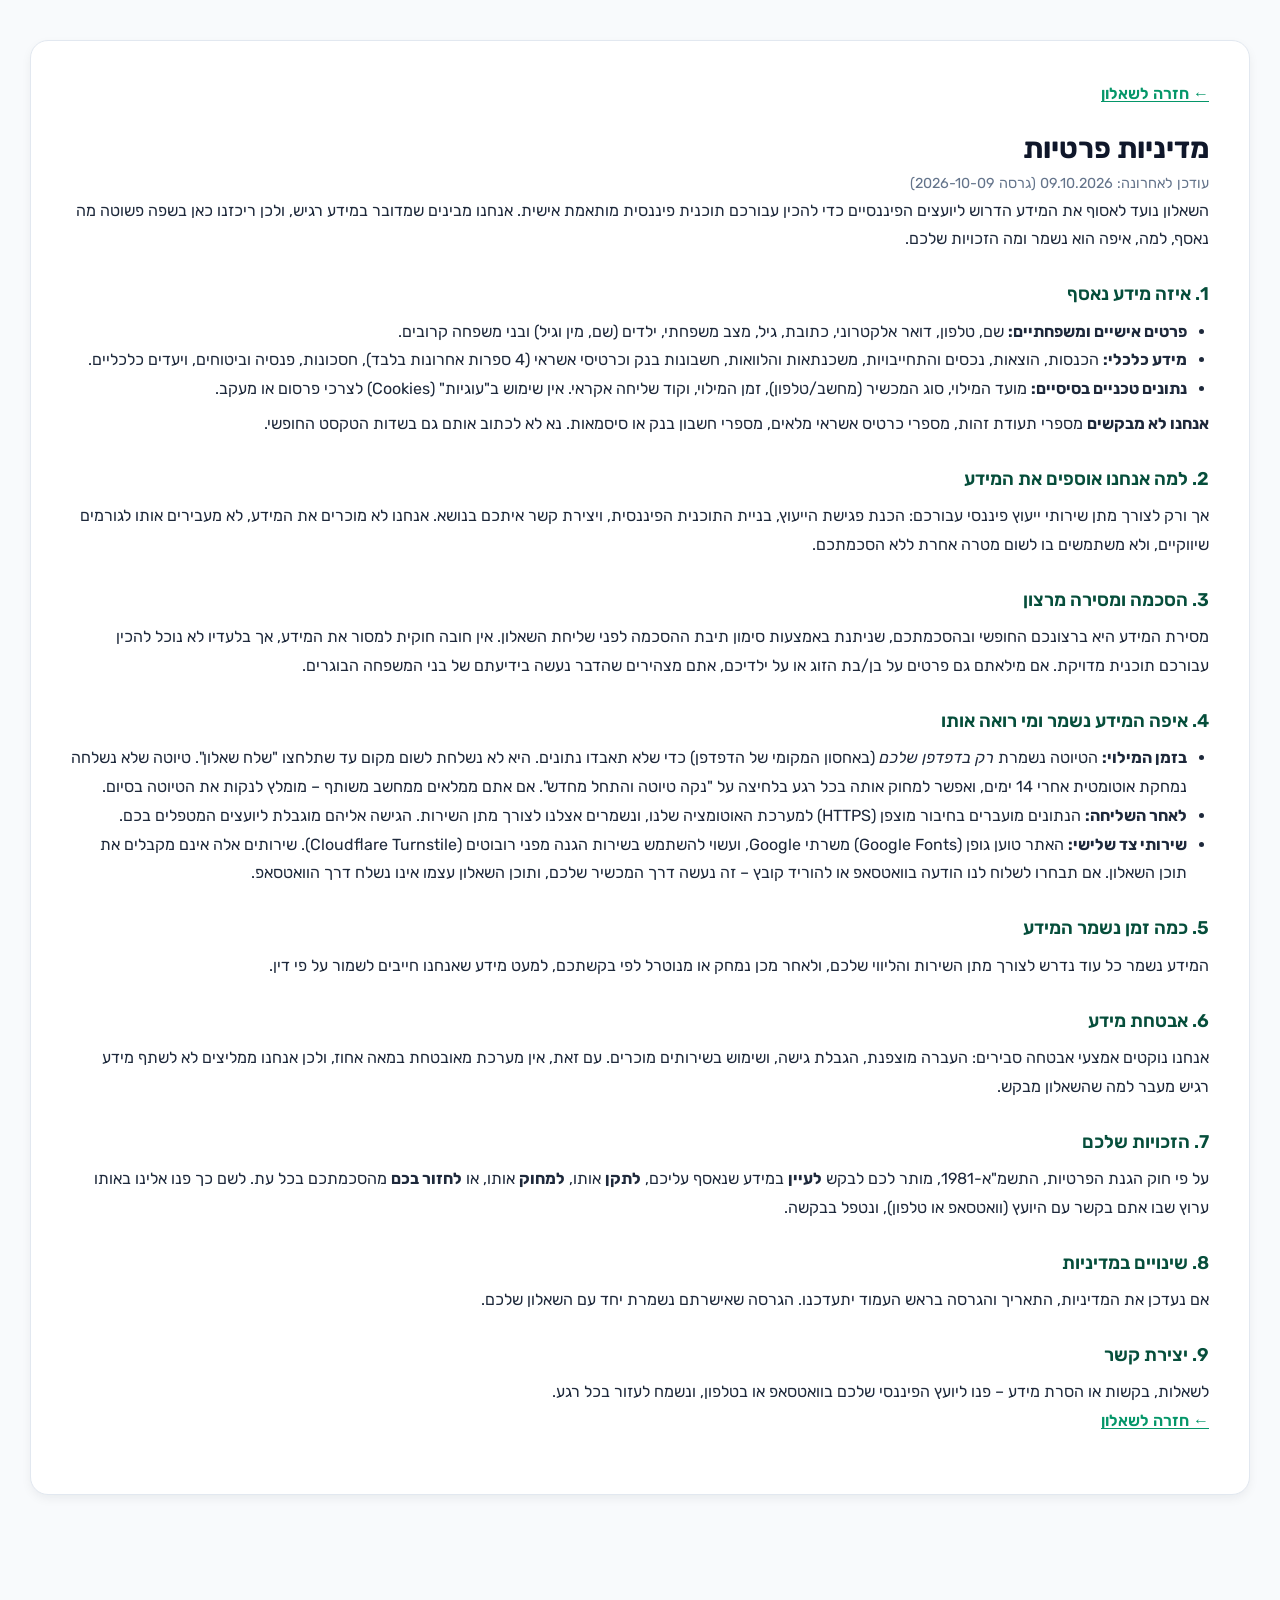
<file: privacy.html>
<!DOCTYPE html>
<html lang="he" dir="rtl">
<head>
  <meta charset="UTF-8">
  <meta name="viewport" content="width=device-width, initial-scale=1.0">
  <meta name="robots" content="noindex, nofollow">
  <title>מדיניות פרטיות – שאלון ייעוץ פיננסי</title>
  <link rel="preconnect" href="https://fonts.googleapis.com">
  <link rel="preconnect" href="https://fonts.gstatic.com" crossorigin>
  <link href="https://fonts.googleapis.com/css2?family=Rubik:wght@300;400;500;600;700&display=swap" rel="stylesheet">
  <link rel="stylesheet" href="style.css">
  <style>
    .policy h2 { font-size: 1.15rem; margin: 26px 0 8px; border: 0; padding: 0; color: var(--color-primary-dark); }
    .policy p, .policy li { line-height: 1.8; color: var(--color-text-main); }
    .policy ul { padding-right: 22px; margin: 6px 0; }
    .policy .updated { color: var(--color-text-muted); font-size: 0.9rem; }
    .policy .back-link { display: inline-block; margin-bottom: 18px; }
  </style>
</head>
<body>
  <div class="app-container">
    <div class="section-card policy">
      <a class="back-link" href="index.html">← חזרה לשאלון</a>
      <h1>מדיניות פרטיות</h1>
      <p class="updated">עודכן לאחרונה: 09.10.2026 (גרסה 2026-10-09)</p>

      <p>
        השאלון נועד לאסוף את המידע הדרוש ליועצים הפיננסיים כדי להכין עבורכם תוכנית פיננסית מותאמת אישית.
        אנחנו מבינים שמדובר במידע רגיש, ולכן ריכזנו כאן בשפה פשוטה מה נאסף, למה, איפה הוא נשמר ומה הזכויות שלכם.
      </p>

      <h2>1. איזה מידע נאסף</h2>
      <ul>
        <li><strong>פרטים אישיים ומשפחתיים:</strong> שם, טלפון, דואר אלקטרוני, כתובת, גיל, מצב משפחתי, ילדים (שם, מין וגיל) ובני משפחה קרובים.</li>
        <li><strong>מידע כלכלי:</strong> הכנסות, הוצאות, נכסים והתחייבויות, משכנתאות והלוואות, חשבונות בנק וכרטיסי אשראי (4 ספרות אחרונות בלבד), חסכונות, פנסיה וביטוחים, ויעדים כלכליים.</li>
        <li><strong>נתונים טכניים בסיסיים:</strong> מועד המילוי, סוג המכשיר (מחשב/טלפון), זמן המילוי, וקוד שליחה אקראי. אין שימוש ב"עוגיות" (Cookies) לצרכי פרסום או מעקב.</li>
      </ul>
      <p>
        <strong>אנחנו לא מבקשים</strong> מספרי תעודת זהות, מספרי כרטיס אשראי מלאים, מספרי חשבון בנק או סיסמאות. נא לא לכתוב אותם גם בשדות הטקסט החופשי.
      </p>

      <h2>2. למה אנחנו אוספים את המידע</h2>
      <p>
        אך ורק לצורך מתן שירותי ייעוץ פיננסי עבורכם: הכנת פגישת הייעוץ, בניית התוכנית הפיננסית, ויצירת קשר איתכם בנושא.
        אנחנו לא מוכרים את המידע, לא מעבירים אותו לגורמים שיווקיים, ולא משתמשים בו לשום מטרה אחרת ללא הסכמתכם.
      </p>

      <h2>3. הסכמה ומסירה מרצון</h2>
      <p>
        מסירת המידע היא ברצונכם החופשי ובהסכמתכם, שניתנת באמצעות סימון תיבת ההסכמה לפני שליחת השאלון.
        אין חובה חוקית למסור את המידע, אך בלעדיו לא נוכל להכין עבורכם תוכנית מדויקת.
        אם מילאתם גם פרטים על בן/בת הזוג או על ילדיכם, אתם מצהירים שהדבר נעשה בידיעתם של בני המשפחה הבוגרים.
      </p>

      <h2>4. איפה המידע נשמר ומי רואה אותו</h2>
      <ul>
        <li><strong>בזמן המילוי:</strong> הטיוטה נשמרת <em>רק בדפדפן שלכם</em> (באחסון המקומי של הדפדפן) כדי שלא תאבדו נתונים. היא לא נשלחת לשום מקום עד שתלחצו "שלח שאלון". טיוטה שלא נשלחה נמחקת אוטומטית אחרי 14 ימים, ואפשר למחוק אותה בכל רגע בלחיצה על "נקה טיוטה והתחל מחדש". אם אתם ממלאים ממחשב משותף – מומלץ לנקות את הטיוטה בסיום.</li>
        <li><strong>לאחר השליחה:</strong> הנתונים מועברים בחיבור מוצפן (HTTPS) למערכת האוטומציה שלנו, ונשמרים אצלנו לצורך מתן השירות. הגישה אליהם מוגבלת ליועצים המטפלים בכם.</li>
        <li><strong>שירותי צד שלישי:</strong> האתר טוען גופן (Google Fonts) משרתי Google, ועשוי להשתמש בשירות הגנה מפני רובוטים (Cloudflare Turnstile). שירותים אלה אינם מקבלים את תוכן השאלון. אם תבחרו לשלוח לנו הודעה בוואטסאפ או להוריד קובץ – זה נעשה דרך המכשיר שלכם, ותוכן השאלון עצמו אינו נשלח דרך הוואטסאפ.</li>
      </ul>

      <h2>5. כמה זמן נשמר המידע</h2>
      <p>
        המידע נשמר כל עוד נדרש לצורך מתן השירות והליווי שלכם, ולאחר מכן נמחק או מנוטרל לפי בקשתכם, למעט מידע שאנחנו חייבים לשמור על פי דין.
      </p>

      <h2>6. אבטחת מידע</h2>
      <p>
        אנחנו נוקטים אמצעי אבטחה סבירים: העברה מוצפנת, הגבלת גישה, ושימוש בשירותים מוכרים.
        עם זאת, אין מערכת מאובטחת במאה אחוז, ולכן אנחנו ממליצים לא לשתף מידע רגיש מעבר למה שהשאלון מבקש.
      </p>

      <h2>7. הזכויות שלכם</h2>
      <p>
        על פי חוק הגנת הפרטיות, התשמ"א-1981, מותר לכם לבקש <strong>לעיין</strong> במידע שנאסף עליכם,
        <strong>לתקן</strong> אותו, <strong>למחוק</strong> אותו, או <strong>לחזור בכם</strong> מהסכמתכם בכל עת.
        לשם כך פנו אלינו באותו ערוץ שבו אתם בקשר עם היועץ (וואטסאפ או טלפון), ונטפל בבקשה.
      </p>

      <h2>8. שינויים במדיניות</h2>
      <p>
        אם נעדכן את המדיניות, התאריך והגרסה בראש העמוד יתעדכנו. הגרסה שאישרתם נשמרת יחד עם השאלון שלכם.
      </p>

      <h2>9. יצירת קשר</h2>
      <p>
        לשאלות, בקשות או הסרת מידע – פנו ליועץ הפיננסי שלכם בוואטסאפ או בטלפון, ונשמח לעזור בכל רגע.
      </p>

      <p><a class="back-link" href="index.html">← חזרה לשאלון</a></p>
    </div>
  </div>
</body>
</html>
</file>
<file: style.css>
/* ==========================================================================
   CSS Styling: Premium, Modern, and Accessible Hebrew Questionnaire (RTL)
   ========================================================================== */

/* Variables / Design System */
:root {
  /* Color Palette - Modern Fintech Emerald & Deep Slate */
  --color-primary: #059669;         /* Vibrant Emerald */
  --color-primary-dark: #064e3b;    /* Deep Forest Emerald */
  --color-primary-light: #10b981;   /* Fresh Emerald Accent */
  --color-primary-soft: #f0fdf4;    /* Subtle Emerald Tint */
  
  --color-accent-brown: #0f172a;    /* Rich Dark Slate / Navy */
  --color-text-main: #1e293b;       /* Crisp Slate text */
  --color-text-muted: #64748b;      /* Slate muted text */
  
  --color-bg-body: #f8fafc;         /* Crisp Light Slate Background */
  --color-bg-card: #ffffff;         /* Pure white cards */
  --color-border: #e2e8f0;          /* Soft modern border */
  --color-border-focus: #10b981;    /* Emerald focus border */
  
  --color-success: #10b981;
  --color-error: #ef4444;
  --color-error-bg: #fef2f2;
  --color-warning: #f59e0b;
  --color-warning-bg: #fffbeb;
  
  /* Layout & Sizing */
  --radius-sm: 8px;
  --radius-md: 12px;
  --radius-lg: 18px;
  --shadow-sm: 0 1px 3px rgba(15, 23, 42, 0.05);
  --shadow-md: 0 4px 12px -2px rgba(15, 23, 42, 0.08);
  --shadow-lg: 0 20px 25px -5px rgba(15, 23, 42, 0.1), 0 8px 10px -6px rgba(15, 23, 42, 0.1);
  --transition-normal: all 0.25s cubic-bezier(0.4, 0, 0.2, 1);
  
  --font-family: 'Rubik', -apple-system, BlinkMacSystemFont, "Segoe UI", Roboto, Helvetica, Arial, sans-serif;
}

/* Base Styles & Accessibility */
* {
  box-sizing: border-box;
  margin: 0;
  padding: 0;
}

body {
  font-family: var(--font-family);
  background-color: var(--color-bg-body);
  color: var(--color-text-main);
  direction: rtl;
  text-align: right;
  line-height: 1.6;
  font-size: 16px;
  -webkit-font-smoothing: antialiased;
  padding: 20px 10px 110px 10px; /* Extra bottom padding for floating bar */
}

/* App Container Layout */
.app-container {
  max-width: 1100px;
  margin: 0 auto;
  padding: 20px;
}

@media (min-width: 1200px) {
  .app-container {
    max-width: 1320px;
  }
}

/* Typography */
h1 {
  font-size: 1.8rem;
  font-weight: 700;
  color: var(--color-accent-brown);
}

h2 {
  font-size: 1.4rem;
  font-weight: 600;
  color: var(--color-accent-brown);
  margin-bottom: 20px;
  border-bottom: 2px solid var(--color-primary-soft);
  padding-bottom: 10px;
}

h3 {
  font-size: 1.15rem;
  font-weight: 600;
  color: var(--color-primary-dark);
}

/* Header Area */
.app-header {
  text-align: center;
  margin-bottom: 40px;
  padding: 10px 0;
}

.logo-area {
  display: inline-flex;
  align-items: center;
  gap: 12px;
  margin-bottom: 8px;
}

.header-icon {
  width: 32px;
  height: 32px;
  color: var(--color-primary);
}

.subtitle {
  font-size: 1.05rem;
  color: var(--color-text-muted);
}

/* Progress Tracker */
.progress-container {
  margin-bottom: 40px;
  background: var(--color-bg-card);
  padding: 24px;
  border-radius: var(--radius-lg);
  box-shadow: var(--shadow-sm);
  border: 1px solid var(--color-border);
}

.progress-bar-bg {
  height: 8px;
  background-color: var(--color-primary-soft);
  border-radius: 4px;
  overflow: hidden;
  margin-bottom: 20px;
}

.progress-bar-fill {
  height: 100%;
  width: 20%;
  background-color: var(--color-primary);
  border-radius: 4px;
  transition: width 0.4s ease-in-out;
}

.steps-indicator {
  display: flex;
  justify-content: space-between;
  position: relative;
}

.step-dot {
  display: flex;
  flex-direction: column;
  align-items: center;
  flex: 1;
  position: relative;
  z-index: 1;
}

.step-dot::after {
  content: '';
  position: absolute;
  top: 15px;
  left: -50%;
  width: 100%;
  height: 2px;
  background-color: var(--color-primary-soft);
  z-index: -1;
}

.step-dot:last-child::after {
  display: none;
}

.dot-num {
  width: 32px;
  height: 32px;
  border-radius: 50%;
  background-color: #ffffff;
  border: 2px solid var(--color-primary-light);
  color: var(--color-primary-light);
  display: flex;
  align-items: center;
  justify-content: center;
  font-weight: 700;
  font-size: 0.9rem;
  transition: var(--transition-normal);
  box-shadow: 0 0 0 4px #ffffff;
}

.dot-label {
  margin-top: 8px;
  font-size: 0.85rem;
  font-weight: 500;
  color: var(--color-text-muted);
  transition: var(--transition-normal);
  text-align: center;
}

.step-dot.active .dot-num {
  background-color: var(--color-primary);
  border-color: var(--color-primary);
  color: #ffffff;
  transform: scale(1.1);
  box-shadow: 0 0 10px rgba(92, 111, 89, 0.3);
}

.step-dot.active .dot-label {
  color: var(--color-accent-brown);
  font-weight: 700;
}

.step-dot.completed .dot-num {
  background-color: var(--color-primary-light);
  border-color: var(--color-primary-light);
  color: #ffffff;
}

.step-dot.completed .dot-label {
  color: var(--color-text-main);
}

/* Draft Status Bar */
.draft-status-bar {
  display: flex;
  justify-content: space-between;
  align-items: center;
  background-color: var(--color-primary-soft);
  padding: 10px 20px;
  border-radius: var(--radius-md);
  margin-bottom: 20px;
  font-size: 0.85rem;
  color: var(--color-primary-dark);
  border: 1px solid rgba(92, 111, 89, 0.15);
}

.btn-text {
  background: none;
  border: none;
  color: var(--color-accent-brown);
  font-family: var(--font-family);
  font-size: 0.85rem;
  text-decoration: underline;
  cursor: pointer;
  padding: 2px 5px;
  transition: var(--transition-normal);
}

.btn-text:hover {
  color: var(--color-primary-dark);
}

/* Form Steps */
.form-step {
  display: none;
}

.form-step.active {
  display: block;
  animation: fadeIn 0.4s ease-out;
}

@keyframes fadeIn {
  from { opacity: 0; transform: translateY(10px); }
  to { opacity: 1; transform: translateY(0); }
}

/* Cards & Sections */
.section-card {
  background-color: var(--color-bg-card);
  border-radius: var(--radius-lg);
  padding: 40px;
  box-shadow: var(--shadow-md);
  border: 1px solid var(--color-border);
  margin-bottom: 30px;
}

.card-header {
  display: flex;
  justify-content: space-between;
  align-items: center;
  flex-wrap: wrap;
  gap: 15px;
  margin-bottom: 20px;
}

.card-header h2 {
  border-bottom: none;
  margin-bottom: 0;
  padding-bottom: 0;
}

.inline-date {
  display: flex;
  align-items: center;
  gap: 10px;
}

.inline-date label {
  font-weight: 500;
  margin-bottom: 0;
}

.inline-date input {
  width: 140px;
  text-align: center;
}

/* Form Grid */
.form-grid {
  display: grid;
  grid-template-columns: repeat(3, 1fr);
  gap: 20px;
}

.span-2 {
  grid-column: span 2;
}

.span-3 {
  grid-column: span 3;
}

/* Fieldset Styling */
fieldset {
  border: 1px solid var(--color-border);
  border-radius: var(--radius-md);
  padding: 24px;
  margin-bottom: 30px;
  background-color: #fafbf9;
}

legend {
  padding: 0 12px;
  font-weight: 600;
  color: var(--color-accent-brown);
  font-size: 1.05rem;
}

/* Form Controls */
.form-group {
  display: flex;
  flex-direction: column;
  margin-bottom: 15px;
}

.form-group label {
  font-weight: 500;
  margin-bottom: 8px;
  font-size: 0.95rem;
  color: var(--color-text-main);
}

.required {
  color: var(--color-error);
  margin-right: 2px;
}

input[type="text"],
input[type="email"],
input[type="tel"],
input[type="number"],
select,
textarea {
  font-family: var(--font-family);
  padding: 12px 14px;
  font-size: 0.95rem;
  border: 1.5px solid var(--color-border);
  border-radius: var(--radius-sm);
  background-color: #ffffff;
  color: var(--color-text-main);
  outline: none;
  transition: var(--transition-normal);
}

input:focus,
select:focus,
textarea:focus {
  border-color: var(--color-primary);
  box-shadow: 0 0 0 3px rgba(92, 111, 89, 0.15);
}

/* Readonly fields styling */
.input-readonly {
  background-color: var(--color-primary-soft) !important;
  color: var(--color-primary-dark) !important;
  border-color: var(--color-border) !important;
  cursor: not-allowed;
}

textarea {
  resize: vertical;
}

.checkbox-group {
  flex-direction: row;
  align-items: center;
  gap: 10px;
  margin-top: 32px; /* aligns roughly with fields */
}

.custom-checkbox {
  width: 20px;
  height: 20px;
  cursor: pointer;
  accent-color: var(--color-primary);
}

.checkbox-group label {
  margin-bottom: 0;
  cursor: pointer;
}

.helper-text {
  font-size: 0.8rem;
  color: var(--color-text-muted);
  margin-top: 4px;
}

/* Validation Errors styling */
.form-group.has-error input,
.form-group.has-error select,
.form-group.has-error textarea {
  border-color: var(--color-error);
  background-color: var(--color-error-bg);
}

.form-group.has-error input:focus,
.form-group.has-error select:focus,
.form-group.has-error textarea:focus {
  box-shadow: 0 0 0 3px rgba(192, 57, 43, 0.15);
}

.error-message {
  color: var(--color-error);
  font-size: 0.8rem;
  margin-top: 6px;
  font-weight: 500;
  display: flex;
  align-items: center;
  gap: 4px;
}

/* Notification Bar */
.notification {
  padding: 14px 20px;
  border-radius: var(--radius-md);
  margin-bottom: 25px;
  font-weight: 500;
  text-align: center;
  transition: var(--transition-normal);
  animation: slideDown 0.3s ease-out;
}

.notification.success {
  background-color: #e8f8f0;
  color: var(--color-success);
  border: 1px solid rgba(39, 174, 96, 0.2);
}

.notification.error {
  background-color: var(--color-error-bg);
  color: var(--color-error);
  border: 1px solid rgba(192, 57, 43, 0.2);
}

.hidden {
  display: none !important;
}

@keyframes slideDown {
  from { transform: translateY(-10px); opacity: 0; }
  to { transform: translateY(0); opacity: 1; }
}

/* Dynamic Tables styling */
.table-section {
  margin-bottom: 40px;
}

.table-header {
  display: flex;
  justify-content: space-between;
  align-items: center;
  margin-bottom: 15px;
  flex-wrap: wrap;
  gap: 10px;
}

.responsive-table-wrapper {
  overflow-x: auto;
  border: 1px solid var(--color-border);
  border-radius: var(--radius-md);
  background-color: #ffffff;
  box-shadow: var(--shadow-sm);
  
  /* Pure-CSS scroll shadows to indicate horizontal scrollability on touch devices */
  background-image: 
    linear-gradient(to right, white, white),
    linear-gradient(to right, white, white),
    linear-gradient(to right, rgba(43, 33, 29, 0.06), transparent),
    linear-gradient(to left, rgba(43, 33, 29, 0.06), transparent);
  background-position: 
    left center, 
    right center, 
    left center, 
    right center;
  background-repeat: no-repeat;
  background-size: 
    24px 100%, 
    24px 100%, 
    12px 100%, 
    12px 100%;
  background-attachment: 
    local, 
    local, 
    scroll, 
    scroll;
}

.dynamic-table {
  width: 100%;
  border-collapse: collapse;
  text-align: right;
  min-width: 800px; /* Forces scrolling on mobile rather than shrinking fields */
}

.dynamic-table th,
.dynamic-table td {
  padding: 14px;
  border-bottom: 1px solid var(--color-border);
  vertical-align: middle;
}

.dynamic-table th {
  background-color: var(--color-primary-soft);
  color: var(--color-primary-dark);
  font-weight: 600;
  font-size: 0.9rem;
}

.dynamic-table tr:hover {
  background-color: #fafcf9;
}

.dynamic-table td input,
.dynamic-table td select,
.dynamic-table td textarea {
  width: 100%;
  padding: 8px 10px;
  font-size: 0.9rem;
}

.col-actions {
  width: 70px;
  text-align: center;
}

/* Buttons */
button {
  cursor: pointer;
  font-family: var(--font-family);
  font-weight: 500;
  transition: var(--transition-normal);
  display: inline-flex;
  align-items: center;
  justify-content: center;
  gap: 8px;
}

.btn-primary {
  background-color: var(--color-primary);
  color: #ffffff;
  border: none;
  padding: 12px 24px;
  border-radius: var(--radius-sm);
  font-size: 0.95rem;
}

.btn-primary:hover {
  background-color: var(--color-primary-dark);
  box-shadow: 0 4px 10px rgba(92, 111, 89, 0.3);
}

.btn-secondary {
  background-color: #ffffff;
  color: var(--color-primary-dark);
  border: 1.5px solid var(--color-primary-light);
  padding: 10px 18px;
  border-radius: var(--radius-sm);
  font-size: 0.9rem;
}

.btn-secondary:hover {
  background-color: var(--color-primary-soft);
}

.btn-delete {
  background-color: transparent;
  color: var(--color-error);
  border: none;
  padding: 8px;
  border-radius: var(--radius-sm);
  display: flex;
  align-items: center;
  justify-content: center;
}

.btn-delete:hover {
  background-color: var(--color-error-bg);
  color: #c0392b;
}

.btn-icon {
  width: 18px;
  height: 18px;
  stroke-width: 2px;
}

/* Form Footer Navigation */
.form-footer {
  display: flex;
  justify-content: space-between;
  margin-top: 40px;
  border-top: 1px solid var(--color-border);
  padding-top: 25px;
}

.btn-nav {
  padding: 14px 30px;
  font-size: 1.05rem;
  font-weight: 600;
  border-radius: var(--radius-md);
  min-width: 140px;
}

.btn-back {
  background-color: #ffffff;
  color: var(--color-text-muted);
  border: 1.5px solid var(--color-border);
}

.btn-back:hover:not(:disabled) {
  background-color: var(--color-primary-soft);
  color: var(--color-primary-dark);
  border-color: var(--color-primary-light);
}

.btn-back:disabled {
  opacity: 0.5;
  cursor: not-allowed;
}

.btn-next {
  background-color: var(--color-primary);
  color: #ffffff;
  border: none;
}

.btn-next:hover {
  background-color: var(--color-primary-dark);
  box-shadow: 0 4px 15px rgba(92, 111, 89, 0.35);
}

.btn-submit {
  background-color: var(--color-accent-brown);
  color: #ffffff;
  border: none;
}

.btn-submit:hover {
  background-color: #2b211d;
  box-shadow: 0 4px 15px rgba(43, 33, 29, 0.35);
}

/* Conditional Fieldset Styles */
.conditional-fieldset {
  border-color: var(--color-primary-light);
  background-color: var(--color-primary-soft);
  animation: slideDown 0.3s ease-out;
}

/* Success Modal styling */
.modal {
  position: fixed;
  z-index: 1000;
  inset: 0;
  background-color: rgba(43, 33, 29, 0.55);
  backdrop-filter: blur(4px);
  display: flex;
  align-items: center;
  justify-content: center;
  padding: 20px;
}

.modal-content {
  background-color: var(--color-bg-card);
  border-radius: var(--radius-lg);
  width: 100%;
  max-width: 700px;
  max-height: 90vh;
  display: flex;
  flex-direction: column;
  box-shadow: var(--shadow-lg);
  border: 1px solid var(--color-border);
  overflow: hidden;
  animation: modalScale 0.35s cubic-bezier(0.34, 1.56, 0.64, 1);
}

@keyframes modalScale {
  from { transform: scale(0.9); opacity: 0; }
  to { transform: scale(1); opacity: 1; }
}

.modal-header {
  padding: 30px 30px 20px 30px;
  text-align: center;
}

.success-icon-wrapper {
  width: 60px;
  height: 60px;
  border-radius: 50%;
  background-color: #e8f8f0;
  color: var(--color-success);
  display: flex;
  align-items: center;
  justify-content: center;
  margin: 0 auto 15px auto;
}

.success-icon {
  width: 32px;
  height: 32px;
}

.modal-header h2 {
  border: none;
  margin-bottom: 5px;
  padding-bottom: 0;
}

.modal-header p {
  color: var(--color-text-muted);
  font-size: 0.95rem;
}

.modal-body {
  padding: 10px 30px;
  overflow-y: auto;
  flex-grow: 1;
}

.modal-body p {
  font-weight: 500;
  margin-bottom: 10px;
}

#jsonPreview {
  background-color: #fcfbfa;
  border: 1px solid var(--color-border);
  padding: 18px;
  border-radius: var(--radius-md);
  font-family: monospace;
  font-size: 0.85rem;
  overflow-x: auto;
  direction: ltr;
  text-align: left;
  max-height: 250px;
}

.modal-footer {
  padding: 20px 30px 30px 30px;
  display: flex;
  justify-content: space-between;
  border-top: 1px solid var(--color-border);
  background-color: #faf9f8;
}

/* ================= Responsive Layouts (Media Queries) ================= */

@media (max-width: 900px) {
  .form-grid {
    grid-template-columns: repeat(2, 1fr);
  }
  
  .span-3, .span-2 {
    grid-column: span 2;
  }
  
  .checkbox-group {
    margin-top: 10px;
  }
}

@media (max-width: 768px) {
  body {
    padding: 10px 0;
  }
  
  .app-container {
    padding: 10px;
  }
  
  .section-card {
    padding: 24px 20px;
  }
  
  .progress-container {
    padding: 15px 12px;
    margin-bottom: 25px;
  }
  
  .steps-indicator {
    display: flex; /* Keep the step dots visible on mobile */
  }
  
  .steps-indicator .dot-label {
    display: none; /* Hide labels to fit the dots nicely */
  }
  
  /* Adjust connecting lines position now that labels are hidden */
  .step-dot::after {
    top: 15px;
  }
  
  .progress-container::after {
    content: "שלב " attr(data-current-step) " מתוך 5";
    display: block;
    text-align: center;
    font-weight: 600;
    font-size: 0.9rem;
    color: var(--color-accent-brown);
    margin-top: 15px; /* Clear space below the circles */
  }

  .form-footer {
    flex-direction: column-reverse;
    gap: 12px;
    margin-top: 30px;
    padding-top: 20px;
  }
  
  .btn-nav {
    width: 100%;
    padding: 12px 20px;
    font-size: 1rem;
  }
  
  .card-header {
    flex-direction: column;
    align-items: flex-start;
    gap: 10px;
  }
  
  .inline-date {
    width: 100%;
    justify-content: space-between;
  }
  
  /* Header typography scaling */
  h1 {
    font-size: 1.5rem;
  }
  .logo-area {
    gap: 8px;
  }
  .header-icon {
    width: 28px;
    height: 28px;
  }
  .subtitle {
    font-size: 0.95rem;
  }
  .app-header {
    margin-bottom: 25px;
  }
  
  /* Draft status bar stacking */
  .draft-status-bar {
    flex-direction: column;
    gap: 12px;
    text-align: center;
    padding: 12px 15px;
  }
  .draft-actions {
    flex-direction: row;
    flex-wrap: wrap;
    justify-content: center;
    gap: 8px 12px;
  }
  .draft-actions .divider {
    display: inline-block;
  }
}

@media (max-width: 600px) {
  .form-grid {
    grid-template-columns: 1fr;
  }
  
  .span-3, .span-2 {
    grid-column: span 1;
  }
  
  fieldset {
    padding: 15px 12px;
    margin-bottom: 20px;
  }
  
  legend {
    padding: 0 8px;
    font-size: 0.95rem;
  }
  
  /* Shrink warning tooltip text on mobile */
  .step-dot.incomplete::before {
    content: "לא הושלם";
    font-size: 0.7rem;
    top: -24px;
    padding: 2px 6px;
  }
  
  /* Success modal mobile styling */
  .modal {
    padding: 10px;
  }
  .modal-content {
    max-height: 95vh;
  }
  .modal-header {
    padding: 20px 15px 10px 15px;
  }
  .success-icon-wrapper {
    width: 50px;
    height: 50px;
    margin-bottom: 10px;
  }
  .success-icon {
    width: 26px;
    height: 26px;
  }
  .modal-body {
    padding: 10px 15px;
  }
  .modal-footer {
    padding: 15px;
    flex-direction: column;
    gap: 10px;
  }
  .modal-footer button {
    width: 100%;
    margin: 0;
  }
  
  /* WhatsApp buttons auto-wrap stack */
  .wa-buttons-container {
    flex-direction: column;
    gap: 10px;
    align-items: stretch;
    margin-top: 10px;
  }
  .btn-wa {
    width: 100%;
    justify-content: center;
    padding: 10px 16px;
    font-size: 0.9rem;
    border-radius: var(--radius-sm);
  }
  
  /* Tables details */
  .table-header {
    flex-direction: column;
    align-items: stretch;
    gap: 8px;
  }
  .table-header h3 {
    text-align: right;
  }
  .table-header .btn-secondary {
    width: 100%;
    justify-content: center;
  }
  .table-total-bar {
    justify-content: space-between;
    padding: 12px 15px;
    font-size: 0.95rem;
  }
  .table-total-bar strong {
    font-size: 1.05rem;
  }
}

@media (max-width: 480px) {
  body {
    padding: 0;
  }
  .app-container {
    padding: 8px;
  }
  .section-card {
    padding: 16px 12px;
    border-radius: var(--radius-md);
  }
  .draft-actions {
    flex-direction: column;
    gap: 6px;
    width: 100%;
  }
  .draft-actions .divider {
    display: none;
  }
  .draft-actions button {
    width: 100%;
    text-align: center;
    padding: 4px 0;
  }
  
  /* Toggles layout */
  .conditional-toggles-grid {
    flex-direction: column;
    gap: 10px;
  }
  .toggle-card {
    width: 100%;
    min-width: 0;
    padding: 12px 15px;
  }
  
  /* Incomplete step tooltip alignment */
  .step-dot.incomplete::before {
    top: -22px;
  }
}

/* ================= Incomplete Step Dots Styling ================= */
.step-dot.incomplete .dot-num {
  border-color: var(--color-error) !important;
  color: var(--color-error) !important;
  background-color: var(--color-error-bg) !important;
  box-shadow: 0 0 10px rgba(192, 57, 43, 0.15) !important;
}

.step-dot.incomplete .dot-label {
  color: var(--color-error) !important;
  font-weight: 500;
}

/* Warning Label Above the Page Number */
.step-dot.incomplete::before {
  content: "עוד לא סיימת את הדף";
  position: absolute;
  top: -24px;
  right: 50%;
  transform: translateX(50%);
  font-size: 0.75rem;
  color: var(--color-error);
  font-weight: 600;
  background-color: var(--color-error-bg);
  border: 1.5px solid rgba(192, 57, 43, 0.3);
  padding: 2px 8px;
  border-radius: 20px;
  white-space: nowrap;
  box-shadow: var(--shadow-sm);
  z-index: 10;
  animation: slideUpTooltip 0.3s cubic-bezier(0.34, 1.56, 0.64, 1);
}

@keyframes slideUpTooltip {
  from { transform: translate(50%, 5px); opacity: 0; }
  to { transform: translate(50%, 0); opacity: 1; }
}

/* ================= WhatsApp buttons in modal ================= */
.wa-buttons-container {
  display: flex;
  justify-content: center;
  gap: 15px;
  flex-wrap: wrap;
  margin-top: 15px;
}

.btn-wa {
  background-color: #25d366;
  color: #ffffff !important;
  text-decoration: none !important;
  font-weight: 600;
  padding: 12px 24px;
  border-radius: var(--radius-md);
  display: inline-flex;
  align-items: center;
  gap: 10px;
  box-shadow: 0 4px 10px rgba(37, 211, 102, 0.25);
  transition: var(--transition-normal);
  font-size: 0.95rem;
}

.btn-wa:hover {
  background-color: #20ba5a;
  transform: translateY(-2px);
  box-shadow: 0 6px 15px rgba(37, 211, 102, 0.35);
}

.btn-wa svg {
  fill: currentColor;
}

/* ================= Draft Actions Styling ================= */
.draft-actions {
  display: flex;
  align-items: center;
  gap: 10px;
}

.divider {
  color: var(--color-primary-light);
  opacity: 0.5;
}

/* ================= Info Box Styling ================= */
.info-box {
  background-color: var(--color-primary-soft);
  border: 1px solid rgba(92, 111, 89, 0.25);
  border-radius: var(--radius-md);
  padding: 16px 20px;
  margin-bottom: 24px;
  display: flex;
  align-items: flex-start;
  gap: 15px;
  font-size: 0.92rem;
  color: var(--color-text-muted);
  line-height: 1.5;
  text-align: right;
}

.info-icon {
  width: 24px;
  height: 24px;
  color: var(--color-primary);
  flex-shrink: 0;
  margin-top: 2px;
}

.info-box strong {
  color: var(--color-primary-dark);
  display: block;
  margin-bottom: 4px;
  font-size: 0.98rem;
}

/* Table Textarea Adjustments */
.dynamic-table td textarea {
  min-height: 38px;
  resize: vertical;
  font-family: var(--font-family);
  border: 1px solid var(--color-border);
  border-radius: var(--radius-sm);
  background-color: #ffffff;
  color: var(--color-text-main);
  transition: var(--transition-normal);
}

.dynamic-table td textarea:focus {
  border-color: var(--color-border-focus);
  outline: none;
  background-color: #ffffff;
  box-shadow: 0 0 0 3px rgba(140, 156, 142, 0.15);
}

/* ================= Table Total Bar Styling ================= */
.table-total-bar {
  display: flex;
  justify-content: flex-end;
  align-items: center;
  padding: 15px 20px;
  background-color: var(--color-primary-soft);
  border: 1px solid var(--color-border);
  border-top: none;
  border-radius: 0 0 var(--radius-md) var(--radius-md);
  font-size: 1rem;
  color: var(--color-primary-dark);
  margin-top: -1px; /* Align border with the table wrapper */
  box-shadow: var(--shadow-sm);
}

.table-total-bar strong {
  font-size: 1.15rem;
  color: var(--color-accent-brown);
}

/* Tooltip styling */
.tooltip-trigger {
  display: inline-block;
  color: var(--color-accent-brown);
  cursor: help;
  font-weight: bold;
  margin-right: 4px;
  padding: 0 4px;
}

.tooltip-trigger .tooltip-box {
  display: none; /* Hide local box to prevent overflow clipping inside tables */
}

.global-tooltip-box {
  position: absolute;
  z-index: 9999;
  width: 240px;
  background-color: #333333;
  color: #ffffff;
  text-align: right;
  border-radius: var(--radius-sm);
  padding: 10px 12px;
  visibility: hidden;
  opacity: 0;
  transform: translateY(5px);
  transition: opacity 0.2s ease, transform 0.2s ease, visibility 0.2s ease;
  font-size: 0.85rem;
  font-weight: normal;
  line-height: 1.4;
  box-shadow: var(--shadow-md);
  pointer-events: none;
  white-space: normal;
}

.global-tooltip-box.visible {
  visibility: visible;
  opacity: 1;
  transform: translateY(0);
}

/* Tooltip arrow */
.global-tooltip-box::after {
  content: "";
  position: absolute;
  top: 100%;
  right: 50%;
  margin-right: -5px;
  border-width: 5px;
  border-style: solid;
  border-color: #333333 transparent transparent transparent;
}

/* Conditional Section Toggles */
.conditional-toggles-section {
  margin-top: 30px;
  margin-bottom: 25px;
  padding: 20px;
  background-color: var(--color-primary-soft);
  border: 1px solid var(--color-border);
  border-radius: var(--radius-md);
}

.conditional-toggles-section h3 {
  margin-bottom: 15px;
  font-size: 1rem;
  color: var(--color-primary-dark);
}

.conditional-toggles-grid {
  display: flex;
  gap: 20px;
  flex-wrap: wrap;
}

.toggle-card {
  display: flex;
  align-items: center;
  gap: 12px;
  background-color: var(--color-bg-card);
  padding: 14px 20px;
  border: 1.5px solid var(--color-border);
  border-radius: var(--radius-sm);
  cursor: pointer;
  transition: var(--transition-normal);
  flex: 1;
  min-width: 220px;
  box-shadow: var(--shadow-sm);
}

.toggle-card:hover {
  border-color: var(--color-primary-light);
  background-color: var(--color-primary-soft);
  transform: translateY(-1px);
}

.toggle-card label {
  margin-bottom: 0;
  font-weight: 500;
  cursor: pointer;
  user-select: none;
  color: var(--color-text-main);
}

/* ==========================================================================
   Document Prep Checklist (Step 1)
   ========================================================================== */
.prep-checklist-card {
  background: linear-gradient(to bottom, #ffffff, #f0fdf4);
  border: 1.5px solid #bbf7d0;
  border-radius: var(--radius-md);
  margin-bottom: 25px;
  overflow: hidden;
  box-shadow: var(--shadow-sm);
  transition: var(--transition-normal);
}

.prep-checklist-header {
  display: flex;
  justify-content: space-between;
  align-items: center;
  padding: 16px 20px;
  cursor: pointer;
  user-select: none;
}

.prep-title-area {
  display: flex;
  align-items: center;
  gap: 12px;
  flex-wrap: wrap;
}

.prep-badge {
  background-color: #dcfce7;
  color: #166534;
  font-size: 0.85rem;
  font-weight: 700;
  padding: 4px 10px;
  border-radius: var(--radius-sm);
}

.prep-title {
  font-weight: 600;
  color: #14532d;
  font-size: 0.98rem;
}

.btn-toggle-prep {
  background: none;
  border: none;
  color: #166534;
  cursor: pointer;
  display: flex;
  align-items: center;
  justify-content: center;
  padding: 4px;
}

.btn-toggle-prep .chevron-icon {
  width: 20px;
  height: 20px;
  transition: transform 0.3s ease;
}

.prep-checklist-card.collapsed .btn-toggle-prep .chevron-icon {
  transform: rotate(180deg);
}

.prep-checklist-body {
  padding: 0 20px 20px 20px;
  transition: max-height 0.3s ease, opacity 0.3s ease;
}

.prep-checklist-card.collapsed .prep-checklist-body {
  display: none;
}

.checklist-grid {
  display: grid;
  grid-template-columns: repeat(auto-fit, minmax(230px, 1fr));
  gap: 12px;
}

.checklist-item {
  display: flex;
  align-items: flex-start;
  gap: 12px;
  background-color: #ffffff;
  padding: 12px 14px;
  border-radius: var(--radius-sm);
  border: 1px solid #dcfce7;
  box-shadow: 0 1px 2px rgba(0, 0, 0, 0.03);
}

.checklist-item .check-icon {
  width: 22px;
  height: 22px;
  background-color: #dcfce7;
  color: #15803d;
  border-radius: 50%;
  display: flex;
  align-items: center;
  justify-content: center;
  font-size: 0.8rem;
  font-weight: bold;
  flex-shrink: 0;
  margin-top: 2px;
}

.checklist-item strong {
  display: block;
  font-size: 0.92rem;
  color: #14532d;
  margin-bottom: 2px;
}

.checklist-item p {
  font-size: 0.82rem;
  color: var(--color-text-muted);
  line-height: 1.4;
  margin: 0;
}

/* ==========================================================================
   Form Layout Wrapper & Sticky Step Sidebar (Desktop-first)
   ========================================================================== */
.form-layout-wrapper {
  display: flex;
  gap: 28px;
  align-items: flex-start;
  position: relative;
  width: 100%;
}

.form-main-content {
  flex: 1;
  min-width: 0;
  order: 1; /* In RTL: order 1 is to the right */
}

/* Sticky Step Sidebar */
.step-sidebar {
  width: 260px;
  flex-shrink: 0;
  position: sticky;
  top: 24px;
  z-index: 30;
  order: 2; /* In RTL: order 2 is to the left */
  transition: all 0.25s ease;
}

.sidebar-sticky-inner {
  max-height: calc(100vh - 120px); /* Leave room for bottom floating action bar */
  overflow-y: auto;
  scrollbar-width: thin;
  scrollbar-color: var(--color-border) transparent;
}

.sidebar-sticky-inner::-webkit-scrollbar {
  width: 5px;
}

.sidebar-sticky-inner::-webkit-scrollbar-thumb {
  background: var(--color-border);
  border-radius: 4px;
}

.sidebar-card {
  background: #ffffff;
  border-radius: var(--radius-lg);
  border: 1.5px solid var(--color-border);
  box-shadow: 0 4px 16px -2px rgba(15, 23, 42, 0.06);
  padding: 18px 16px;
  display: flex;
  flex-direction: column;
  gap: 14px;
}

.sidebar-header {
  display: flex;
  align-items: center;
  justify-content: space-between;
  padding-bottom: 12px;
  border-bottom: 1px solid var(--color-border);
}

.sidebar-title-row {
  display: flex;
  align-items: center;
  gap: 8px;
}

.sidebar-title-icon {
  width: 18px;
  height: 18px;
  color: var(--color-primary);
}

.sidebar-title {
  font-size: 0.95rem;
  font-weight: 700;
  color: var(--color-text-main);
}

.sidebar-step-badge {
  font-size: 0.75rem;
  font-weight: 700;
  color: var(--color-primary-dark);
  background: var(--color-primary-soft);
  padding: 3px 8px;
  border-radius: 12px;
}

/* Progress track in sidebar */
.sidebar-progress-track {
  width: 100%;
  height: 4px;
  background: #f1f5f9;
  border-radius: 2px;
  overflow: hidden;
}

.sidebar-progress-bar {
  height: 100%;
  width: 0%;
  background: var(--color-primary);
  border-radius: 2px;
  transition: width 0.2s ease-out;
}

/* Sidebar Nav List */
.sidebar-nav-list {
  display: flex;
  flex-direction: column;
  gap: 4px;
}

.sidebar-nav-item {
  display: flex;
  align-items: center;
  gap: 10px;
  width: 100%;
  padding: 9px 12px;
  background: transparent;
  border: 1px solid transparent;
  border-radius: var(--radius-sm);
  color: var(--color-text-main);
  font-size: 0.88rem;
  font-family: var(--font-family);
  font-weight: 500;
  text-align: right;
  cursor: pointer;
  transition: all 0.2s ease;
  position: relative;
}

.sidebar-nav-item .nav-icon {
  font-size: 1rem;
  line-height: 1;
  flex-shrink: 0;
}

.sidebar-nav-item .nav-text {
  flex: 1;
  white-space: nowrap;
  overflow: hidden;
  text-overflow: ellipsis;
}

.sidebar-nav-item .nav-indicator {
  width: 6px;
  height: 6px;
  border-radius: 50%;
  background: transparent;
  transition: all 0.2s ease;
  flex-shrink: 0;
}

.sidebar-nav-item:hover {
  background: #f8fafc;
  color: var(--color-primary-dark);
  border-color: #e2e8f0;
  transform: translateX(-2px);
}

/* Active Highlight state for Scroll-Spy */
.sidebar-nav-item.active {
  background: linear-gradient(90deg, rgba(5, 150, 105, 0.08) 0%, rgba(5, 150, 105, 0.16) 100%);
  color: var(--color-primary-dark);
  font-weight: 700;
  border-color: rgba(5, 150, 105, 0.35);
  box-shadow: 0 1px 3px rgba(5, 150, 105, 0.1);
}

.sidebar-nav-item.active .nav-indicator {
  background: var(--color-primary);
  box-shadow: 0 0 6px rgba(5, 150, 105, 0.6);
  transform: scale(1.3);
}

/* Sidebar Footer */
.sidebar-footer {
  padding-top: 10px;
  border-top: 1px solid var(--color-border);
}

.sidebar-top-btn {
  display: flex;
  align-items: center;
  justify-content: center;
  gap: 6px;
  width: 100%;
  padding: 8px;
  background: #f8fafc;
  border: 1px solid var(--color-border);
  border-radius: var(--radius-sm);
  color: var(--color-text-muted);
  font-size: 0.8rem;
  font-family: var(--font-family);
  font-weight: 500;
  cursor: pointer;
  transition: var(--transition-normal);
}

.sidebar-top-btn svg {
  width: 14px;
  height: 14px;
}

.sidebar-top-btn:hover {
  background: #f1f5f9;
  color: var(--color-primary-dark);
  border-color: var(--color-primary);
}

/* Target element scroll margin so sticky headers don't occlude */
fieldset,
.table-section,
.kpi-dashboard-card,
.prep-checklist-card,
.goals-fieldset,
.partner-fieldset {
  scroll-margin-top: 36px;
}

/* Responsive adaptation for tablets / smaller screens (< 1024px) */
@media (max-width: 1023px) {
  .form-layout-wrapper {
    flex-direction: column;
    gap: 16px;
  }
  
  .step-sidebar {
    width: 100%;
    position: sticky;
    top: 10px;
    z-index: 40;
    order: 0;
  }
  
  .sidebar-sticky-inner {
    max-height: none;
    overflow: visible;
  }
  
  .sidebar-card {
    padding: 10px 14px;
    gap: 8px;
    background: rgba(255, 255, 255, 0.95);
    backdrop-filter: blur(10px);
    box-shadow: var(--shadow-md);
  }
  
  .sidebar-nav-list {
    flex-direction: row;
    overflow-x: auto;
    padding-bottom: 4px;
    scrollbar-width: none;
  }
  
  .sidebar-nav-list::-webkit-scrollbar {
    display: none;
  }
  
  .sidebar-nav-item {
    width: auto;
    white-space: nowrap;
    padding: 6px 12px;
    border-radius: 20px;
    border: 1.5px solid var(--color-border);
    background: #ffffff;
  }
  
  .sidebar-nav-item:hover {
    transform: none;
  }
  
  .sidebar-progress-track,
  .sidebar-footer {
    display: none;
  }
}

/* ==========================================================================
   Live Financial KPI Dashboard Widgets (Steps 2 & 3)
   ========================================================================== */
.kpi-dashboard-card {
  background: linear-gradient(135deg, #ffffff 0%, var(--color-primary-soft) 100%);
  border: 1.5px solid rgba(5, 150, 105, 0.25);
  border-radius: var(--radius-lg);
  padding: 22px 24px;
  margin-bottom: 28px;
  box-shadow: var(--shadow-sm);
  position: relative;
  overflow: hidden;
}

.kpi-header {
  margin-bottom: 16px;
}

.kpi-title-wrap {
  display: flex;
  align-items: center;
  gap: 12px;
  flex-wrap: wrap;
}

.kpi-badge {
  background-color: var(--color-primary);
  color: #ffffff;
  font-size: 0.8rem;
  font-weight: 700;
  padding: 4px 10px;
  border-radius: var(--radius-sm);
  display: inline-block;
}

.kpi-subtitle {
  font-size: 0.88rem;
  color: var(--color-text-muted);
}

.kpi-metrics-grid {
  display: flex;
  align-items: center;
  justify-content: space-between;
  gap: 14px;
  flex-wrap: wrap;
}

.kpi-metric-item {
  flex: 1;
  min-width: 200px;
  background-color: #ffffff;
  padding: 16px 20px;
  border-radius: var(--radius-md);
  border: 1px solid var(--color-border);
  box-shadow: 0 1px 3px rgba(15, 23, 42, 0.04);
  transition: var(--transition-normal);
}

.kpi-metric-item.highlight {
  border: 2px solid var(--color-primary);
  background-color: #ffffff;
  box-shadow: 0 4px 15px rgba(5, 150, 105, 0.12);
}

.kpi-label {
  font-size: 0.85rem;
  font-weight: 500;
  color: var(--color-text-muted);
  display: block;
  margin-bottom: 4px;
}

.kpi-val {
  font-size: 1.45rem;
  font-weight: 700;
  display: block;
  line-height: 1.2;
}

.kpi-hint {
  font-size: 0.75rem;
  color: var(--color-text-muted);
  display: block;
  margin-top: 4px;
}

.text-income {
  color: var(--color-primary);
}

.text-expense {
  color: var(--color-error);
}

.text-cashflow.positive,
.text-networth.positive {
  color: var(--color-primary);
}

.text-cashflow.negative,
.text-networth.negative {
  color: var(--color-error);
}

.kpi-metric-divider {
  font-size: 1.4rem;
  font-weight: 700;
  color: var(--color-text-muted);
  padding: 0 4px;
}

/* ==========================================================================
   Expenses Search and Category Filter Bar (Step 2)
   ========================================================================== */
.expenses-filter-bar {
  margin-top: 15px;
  margin-bottom: 18px;
  background-color: #f8fafc;
  padding: 16px 18px;
  border-radius: var(--radius-md);
  border: 1px solid var(--color-border);
}

.search-box {
  position: relative;
  margin-bottom: 14px;
  max-width: 480px;
}

.search-box .search-icon {
  position: absolute;
  right: 14px;
  top: 50%;
  transform: translateY(-50%);
  width: 18px;
  height: 18px;
  color: var(--color-text-muted);
  pointer-events: none;
}

.search-box input {
  width: 100%;
  padding: 10px 42px 10px 36px;
  border: 1.5px solid var(--color-border);
  border-radius: 24px;
  font-size: 0.92rem;
  background-color: #ffffff;
  transition: var(--transition-normal);
  font-family: var(--font-family);
}

.search-box input:focus {
  border-color: var(--color-primary);
  outline: none;
  box-shadow: 0 0 0 3px rgba(5, 150, 105, 0.15);
}

.btn-clear-search {
  position: absolute;
  left: 14px;
  top: 50%;
  transform: translateY(-50%);
  background: none;
  border: none;
  font-size: 1.3rem;
  color: var(--color-text-muted);
  cursor: pointer;
  line-height: 1;
  padding: 0;
}

.btn-clear-search:hover {
  color: var(--color-text-main);
}

.category-tabs {
  display: flex;
  gap: 8px;
  flex-wrap: wrap;
}

.cat-pill {
  background-color: #ffffff;
  border: 1px solid var(--color-border);
  color: var(--color-text-muted);
  padding: 6px 14px;
  border-radius: 20px;
  font-size: 0.85rem;
  font-weight: 500;
  cursor: pointer;
  transition: var(--transition-normal);
  font-family: var(--font-family);
}

.cat-pill:hover {
  border-color: var(--color-primary-light);
  color: var(--color-primary);
}

.cat-pill.active {
  background-color: var(--color-accent-brown);
  color: #ffffff;
  border-color: var(--color-accent-brown);
}

/* ==========================================================================
   Floating Sticky Desktop Action Bar
   ========================================================================== */
.floating-action-bar {
  position: fixed;
  bottom: 0;
  left: 0;
  right: 0;
  background: rgba(255, 255, 255, 0.94);
  backdrop-filter: blur(12px);
  -webkit-backdrop-filter: blur(12px);
  border-top: 1px solid var(--color-border);
  box-shadow: 0 -4px 20px rgba(15, 23, 42, 0.08);
  padding: 12px 24px;
  z-index: 990;
  transition: var(--transition-normal);
}

.floating-bar-content {
  max-width: 1100px;
  margin: 0 auto;
  display: flex;
  justify-content: space-between;
  align-items: center;
  gap: 15px;
}

.floating-step-info {
  display: flex;
  align-items: center;
  gap: 10px;
}

.floating-step-badge {
  background-color: var(--color-primary-soft);
  color: var(--color-primary-dark);
  font-weight: 700;
  font-size: 0.82rem;
  padding: 4px 10px;
  border-radius: var(--radius-sm);
  border: 1px solid rgba(5, 150, 105, 0.2);
}

.floating-step-name {
  font-weight: 600;
  color: var(--color-text-main);
  font-size: 0.95rem;
}

.floating-save-status {
  display: flex;
  align-items: center;
  gap: 8px;
  font-size: 0.85rem;
  color: var(--color-text-muted);
}

.save-dot {
  width: 8px;
  height: 8px;
  background-color: var(--color-success);
  border-radius: 50%;
  display: inline-block;
  box-shadow: 0 0 6px rgba(16, 185, 129, 0.5);
  animation: pulseSave 2s infinite ease-in-out;
}

@keyframes pulseSave {
  0% { transform: scale(0.9); opacity: 0.7; }
  50% { transform: scale(1.2); opacity: 1; }
  100% { transform: scale(0.9); opacity: 0.7; }
}

.floating-nav-buttons {
  display: flex;
  gap: 10px;
}

.floating-nav-buttons .btn-nav {
  padding: 10px 22px;
  font-size: 0.95rem;
}

/* ==========================================================================
   Mobile Recommendation Smart Modal
   ========================================================================== */
.mobile-rec-content {
  text-align: center;
  max-width: 480px;
  padding: 36px 28px;
}

.device-icons {
  display: flex;
  align-items: center;
  justify-content: center;
  gap: 14px;
  margin-bottom: 20px;
}

.device-icons svg {
  color: var(--color-primary);
}

.device-icons .laptop-icon {
  width: 44px;
  height: 44px;
}

.device-icons .phone-icon {
  width: 32px;
  height: 32px;
  color: var(--color-text-muted);
}

.vs-arrow {
  font-size: 1.4rem;
  color: var(--color-text-muted);
  font-weight: bold;
}

.mobile-rec-content h2 {
  font-size: 1.35rem;
  margin-bottom: 12px;
  border-bottom: none;
  padding-bottom: 0;
}

.mobile-rec-desc {
  font-size: 0.98rem;
  color: var(--color-text-muted);
  line-height: 1.6;
  margin-bottom: 26px;
}

.mobile-rec-actions {
  display: flex;
  flex-direction: column;
  gap: 12px;
  align-items: center;
}

.btn-wa-share {
  width: 100%;
  display: inline-flex;
  align-items: center;
  justify-content: center;
  gap: 10px;
  background-color: #25d366;
  color: #ffffff !important;
  font-weight: 600;
  font-size: 1rem;
  padding: 14px 20px;
  border-radius: var(--radius-md);
  text-decoration: none !important;
  box-shadow: 0 4px 14px rgba(37, 211, 102, 0.3);
  transition: var(--transition-normal);
}

.btn-wa-share:hover {
  background-color: #20ba5a;
  transform: translateY(-2px);
  box-shadow: 0 6px 18px rgba(37, 211, 102, 0.4);
}

.btn-text-modal {
  background: none;
  border: none;
  color: var(--color-text-muted);
  font-family: var(--font-family);
  font-size: 0.9rem;
  text-decoration: underline;
  cursor: pointer;
  padding: 6px;
  transition: var(--transition-normal);
}

.btn-text-modal:hover {
  color: var(--color-text-main);
}

/* ==========================================================================
   Table Row Counter & Excel-like Layout
   ========================================================================== */
.dynamic-table {
  counter-reset: tableRowCounter;
}

.dynamic-table tbody tr {
  counter-increment: tableRowCounter;
}

.dynamic-table td:first-child {
  position: relative;
}

.dynamic-table tbody tr:hover td {
  background-color: #f8fafc;
}

/* Validation shake animation for first invalid field */
@keyframes shakeInvalid {
  0%, 100% { transform: translateX(0); }
  20%, 60% { transform: translateX(-6px); }
  40%, 80% { transform: translateX(6px); }
}

.shake-highlight {
  animation: shakeInvalid 0.4s ease-in-out;
  border-color: var(--color-error) !important;
  box-shadow: 0 0 0 4px rgba(239, 68, 68, 0.2) !important;
}

/* ==========================================================================
   Fintech Success Modal (n8n Webhook & Direct Client Flow)
   ========================================================================== */
.success-modal-content {
  max-width: 640px;
  border-radius: var(--radius-lg);
  box-shadow: 0 20px 40px -10px rgba(15, 23, 42, 0.25);
  border: 1.5px solid var(--color-border);
  overflow: hidden;
}

.success-header {
  padding: 32px 28px 16px 28px;
  text-align: center;
}

.success-header h2 {
  font-size: 1.55rem;
  color: var(--color-primary-dark);
  margin-bottom: 8px;
  font-weight: 700;
}

.success-subtitle {
  color: var(--color-text-muted);
  font-size: 0.95rem;
  line-height: 1.5;
  max-width: 480px;
  margin: 0 auto;
}

.success-actions-container {
  padding: 10px 28px 24px 28px;
  display: flex;
  flex-direction: column;
  gap: 16px;
}

.success-action-card {
  border-radius: var(--radius-md);
  padding: 18px 20px;
  position: relative;
  display: flex;
  flex-direction: column;
  gap: 12px;
  transition: var(--transition-normal);
}

.wa-action-card {
  background: linear-gradient(135deg, #f0fdf4 0%, #dcfce7 100%);
  border: 1.5px solid #86efac;
}

.wa-action-card .card-badge {
  position: absolute;
  top: 12px;
  left: 14px;
  background: #16a34a;
  color: #ffffff;
  font-size: 0.72rem;
  font-weight: 700;
  padding: 2px 8px;
  border-radius: 10px;
}

.success-action-card h3 {
  font-size: 1.1rem;
  color: var(--color-primary-dark);
  margin-bottom: 4px;
  font-weight: 600;
}

.success-action-card p {
  font-size: 0.88rem;
  color: var(--color-text-main);
  line-height: 1.45;
  margin: 0;
}

.wa-buttons-group {
  display: flex;
  flex-direction: row;
  gap: 12px;
  margin-top: 6px;
}

.btn-wa-direct {
  flex: 1;
  display: inline-flex;
  align-items: center;
  justify-content: center;
  gap: 8px;
  padding: 12px 14px;
  border-radius: var(--radius-sm);
  text-decoration: none !important;
  font-weight: 600;
  font-size: 0.95rem;
  font-family: var(--font-family);
  transition: var(--transition-normal);
  cursor: pointer;
  text-align: center;
  background-color: #25d366;
  color: #ffffff !important;
  box-shadow: 0 4px 12px rgba(37, 211, 102, 0.3);
}

.btn-wa-direct:hover {
  background-color: #20ba5a;
  transform: translateY(-2px);
  box-shadow: 0 6px 16px rgba(37, 211, 102, 0.4);
}

@media (max-width: 580px) {
  .wa-buttons-group {
    flex-direction: column;
  }
}

.pdf-action-card {
  background: #f8fafc;
  border: 1.5px solid var(--color-border);
}

.btn-pdf-download {
  display: inline-flex;
  align-items: center;
  justify-content: center;
  gap: 8px;
  padding: 11px 18px;
  background: #ffffff;
  border: 1.5px solid var(--color-primary);
  border-radius: var(--radius-sm);
  color: var(--color-primary-dark);
  font-weight: 600;
  font-size: 0.92rem;
  font-family: var(--font-family);
  cursor: pointer;
  transition: var(--transition-normal);
  box-shadow: var(--shadow-sm);
}

.btn-pdf-download:hover {
  background: var(--color-primary-soft);
  color: var(--color-primary);
  transform: translateY(-1px);
}

.success-modal-footer {
  padding: 16px 28px 24px 28px;
  display: flex;
  align-items: center;
  justify-content: space-between;
  border-top: 1px solid var(--color-border);
  background-color: #fafafa;
  gap: 12px;
  flex-wrap: wrap;
}

.btn-text-sub {
  background: none;
  border: none;
  color: var(--color-text-muted);
  font-size: 0.82rem;
  font-family: var(--font-family);
  text-decoration: underline;
  cursor: pointer;
  padding: 4px;
  transition: color 0.2s;
}

.btn-text-sub:hover {
  color: var(--color-primary);
}





/* ==========================================================================
   Additions: household type, "pick or write" cells, consent, errors, phones
   ========================================================================== */

/* Links inside text (pension clearing house, privacy policy) */
.checklist-item a,
.info-box a,
.consent-row a,
.draft-privacy-note a,
.policy a {
  color: var(--color-primary);
  font-weight: 600;
  text-decoration: underline;
  text-underline-offset: 2px;
}
.checklist-item a:hover,
.info-box a:hover,
.consent-row a:hover,
.draft-privacy-note a:hover { color: var(--color-primary-dark); }

.draft-privacy-note { color: var(--color-text-muted); }

/* Household type */
.household-fieldset .form-group { max-width: 460px; }

/* "Pick from a list, or write your own" */
.combo-cell {
  display: flex;
  flex-direction: column;
  gap: 6px;
  min-width: 130px;
}
.combo-cell .combo-input { margin-top: 0; }
.combo-cell:has(> .combo-input[style*="var(--color-error)"]) .combo-select {
  border-color: var(--color-error);
  background-color: var(--color-error-bg);
}

/* Suspicious / impossible values (never blocks the client) */
tr.row-warning td { background-color: var(--color-warning-bg) !important; }
tr.row-warning { outline: 1.5px solid var(--color-warning); outline-offset: -1px; }

/* Consent */
.consent-fieldset { background: var(--color-primary-soft); border-color: rgba(5, 150, 105, 0.3); }
.consent-row { display: flex; align-items: flex-start; gap: 12px; padding: 6px 0; }
.consent-row input[type="checkbox"] { width: 22px; height: 22px; flex: 0 0 22px; margin-top: 3px; accent-color: var(--color-primary); }
.consent-row label { line-height: 1.7; cursor: pointer; }
.consent-row.has-error { padding: 10px; border-radius: var(--radius-sm); background: var(--color-error-bg); outline: 1.5px solid var(--color-error); }
.consent-row .error-message { flex-basis: 100%; }
.consent-note { margin-top: 8px; font-size: 0.85rem; color: var(--color-text-muted); }
.turnstile-container { margin-top: 14px; }

/* Honeypot: hidden from people, visible to simple bots */
.hp-field { position: absolute !important; width: 1px; height: 1px; opacity: 0; overflow: hidden; clip: rect(0 0 0 0); clip-path: inset(50%); pointer-events: none; white-space: nowrap; }

/* Submission failed */
.submit-error-header { padding-bottom: 8px; }
.error-icon-wrapper {
  width: 56px; height: 56px; margin: 0 auto 12px; border-radius: 50%;
  background: var(--color-error-bg); color: var(--color-error);
  display: flex; align-items: center; justify-content: center;
  font-size: 1.9rem; font-weight: 700; border: 2px solid rgba(239, 68, 68, 0.35);
}
.submit-error-content { max-width: 520px; }
.submit-error-content .btn-primary,
.submit-error-content .btn-secondary { width: 100%; justify-content: center; text-decoration: none; padding: 12px 18px; }
.submit-error-detail { font-size: 0.8rem; color: var(--color-text-muted); }

/* Phone-recommendation modal */
.mobile-rec-sub { margin-top: -4px; font-size: 0.9rem; }
.mobile-rec-secondary-actions { display: flex; gap: 10px; width: 100%; }
.mobile-rec-mini { flex: 1; justify-content: center; text-decoration: none; padding: 9px 10px; }

/* ==========================================================================
   Phones: every table row becomes a card, one field per line
   ========================================================================== */
@media (max-width: 768px) {
  body { font-size: 16px; }

  /* Inputs at 16px prevent the automatic zoom on iPhones */
  input, select, textarea,
  .dynamic-table td input, .dynamic-table td select, .dynamic-table td textarea {
    font-size: 16px;
    min-height: 44px;
  }

  .responsive-table-wrapper {
    overflow: visible;
    border: 0;
    box-shadow: none;
    background: none;
    background-image: none;
  }
  .dynamic-table { min-width: 0; }
  .dynamic-table thead { display: none; }
  .dynamic-table, .dynamic-table tbody { display: block; width: 100%; }
  .dynamic-table tbody tr {
    display: block;
    background: #fff;
    border: 1.5px solid var(--color-border);
    border-radius: var(--radius-md);
    padding: 8px 14px 12px;
    margin-bottom: 12px;
    box-shadow: var(--shadow-sm);
  }
  .dynamic-table td {
    display: block;
    padding: 6px 0;
    border: 0;
    width: 100%;
  }
  .dynamic-table td[data-label]::before {
    content: attr(data-label);
    display: block;
    margin-bottom: 3px;
    font-size: 0.8rem;
    font-weight: 600;
    color: var(--color-text-muted);
  }
  .dynamic-table td.col-actions { width: 100%; text-align: left; padding-top: 2px; }
  .dynamic-table td.col-actions .btn-delete { margin-right: auto; }

  /* Expenses: compact card - name on top, three months side by side */
  #expensesTable tbody tr {
    display: grid;
    grid-template-columns: repeat(3, 1fr);
    gap: 4px 8px;
    padding: 8px 12px;
  }
  #expensesTable tbody td { grid-column: 1 / -1; padding: 2px 0; }
  #expensesTable tbody td:nth-child(2),
  #expensesTable tbody td:nth-child(3),
  #expensesTable tbody td:nth-child(4) { grid-column: auto; }
  #expensesTable tbody td:nth-child(1)::before { display: none; }
  #expensesTable tbody td:nth-child(1) textarea { font-weight: 600; }

  /* Fewer controls, bigger buttons */
  #uploadJsonBtn, #downloadDraftBtn,
  .draft-actions .divider { display: none !important; }
  .form-footer { display: none; }
  .floating-save-status, .floating-step-info { display: none; }
  .floating-action-bar { padding: 10px 12px; }
  .floating-bar-content { gap: 10px; }
  .floating-nav-buttons { flex: 1; }
  .floating-nav-buttons .btn-nav { flex: 1; padding: 13px 10px; font-size: 1rem; }
  .step-sidebar { display: none !important; }
  body { padding-bottom: 90px; }
  .kpi-metric-divider { display: none; }
}

/* Never let a wide child stretch the page sideways */
.form-main-content { min-width: 0; flex: 1 1 0; }
@media (max-width: 768px) {
  .form-layout-wrapper { display: block; }
  .kpi-metrics-grid { flex-direction: column; align-items: stretch; }
}

/* Long <option> texts must not widen a fieldset (default min-width is min-content) */
fieldset { min-width: 0; }
select { max-width: 100%; text-overflow: ellipsis; }
.form-group { min-width: 0; }
@media (max-width: 600px) {
  .form-grid { grid-template-columns: minmax(0, 1fr); }
}

/* ==========================================================================
   Expenses (Step 2): collapsible groups, fixed categories, overview
   ========================================================================== */
.exp-hide { display: none !important; }
#expensesTable tbody tr.exp-closed,
#expensesTable tbody tr.exp-hidden { display: none !important; }

.exp-howto {
  margin: 14px 0 6px;
  padding: 12px 16px;
  background: var(--color-primary-soft);
  border: 1px solid #d1fae5;
  border-radius: var(--radius-md);
  color: var(--color-primary-dark);
  font-size: 0.92rem;
  line-height: 1.6;
}

/* Overview: cards + bars */
.exp-overview {
  background: var(--color-bg-card);
  border: 1px solid var(--color-border);
  border-radius: var(--radius-lg);
  padding: 18px;
  margin: 16px 0 22px;
  box-shadow: var(--shadow-sm);
}
.exp-kpis {
  display: grid;
  grid-template-columns: repeat(3, minmax(0, 1fr));
  gap: 12px;
}
.exp-kpi {
  display: flex;
  flex-direction: column;
  gap: 4px;
  padding: 14px 16px;
  border: 1px solid var(--color-border);
  border-radius: var(--radius-md);
  background: #f8fafc;
  min-width: 0;
}
.exp-kpi-main {
  background: linear-gradient(135deg, var(--color-primary-dark), var(--color-primary));
  border-color: transparent;
  color: #fff;
}
.exp-kpi-label { font-size: 0.82rem; font-weight: 600; color: var(--color-text-muted); }
.exp-kpi-main .exp-kpi-label { color: rgba(255, 255, 255, 0.85); }
.exp-kpi-val { font-size: 1.35rem; font-weight: 700; color: var(--color-accent-brown); direction: ltr; text-align: right; }
.exp-kpi-main .exp-kpi-val { color: #fff; font-size: 1.55rem; }
.exp-kpi-hint { font-size: 0.74rem; color: var(--color-text-muted); }

.exp-chart { margin-top: 18px; display: flex; flex-direction: column; gap: 8px; }
.exp-chart-title { font-weight: 700; color: var(--color-primary-dark); margin-bottom: 4px; }
.exp-chart-empty { color: var(--color-text-muted); font-size: 0.9rem; text-align: center; padding: 8px 0; }
.exp-bar-row {
  display: grid;
  grid-template-columns: minmax(130px, 210px) 1fr minmax(120px, auto);
  align-items: center;
  gap: 10px;
  font-size: 0.88rem;
}
.exp-bar-name { font-weight: 600; color: var(--color-text-main); }
.exp-bar-track { height: 12px; background: #eef2f7; border-radius: 8px; overflow: hidden; }
.exp-bar-fill { display: block; height: 100%; background: linear-gradient(90deg, var(--color-primary), var(--color-primary-light)); border-radius: 8px; transition: width 0.3s ease; }
.exp-bar-val { color: var(--color-text-muted); text-align: left; white-space: nowrap; direction: rtl; }

.exp-toggle-all { display: flex; gap: 8px; flex-wrap: wrap; }

/* Group header row */
#expensesTable tbody tr.exp-group-row td { padding: 0; border-bottom: 0; }
#expensesTable tbody tr.exp-group-row:hover { background: transparent; }
.exp-group-btn {
  display: flex;
  align-items: center;
  gap: 12px;
  width: 100%;
  margin: 8px 0 2px;
  padding: 13px 16px;
  background: var(--color-primary-soft);
  border: 1px solid #d1fae5;
  border-radius: var(--radius-md);
  box-shadow: none;
  cursor: pointer;
  text-align: right;
  font-family: var(--font-family);
  color: var(--color-text-main);
  transition: var(--transition-normal);
}
.exp-group-btn:hover { border-color: var(--color-primary-light); background: #e6fbef; }
.exp-group-btn:focus-visible { outline: 3px solid rgba(5, 150, 105, 0.35); outline-offset: 2px; }
.exp-g-icon { font-size: 1.5rem; flex: none; }
.exp-g-text { display: flex; flex-direction: column; gap: 2px; flex: 1 1 auto; min-width: 0; }
.exp-g-text strong { font-size: 1.02rem; color: var(--color-primary-dark); }
.exp-g-text small { color: var(--color-text-muted); font-size: 0.8rem; line-height: 1.4; }
.exp-g-meta { display: flex; flex-direction: column; align-items: flex-end; gap: 2px; flex: none; }
.exp-g-status { font-size: 0.75rem; color: var(--color-text-muted); }
.exp-group-row.exp-g-filled .exp-g-status { color: var(--color-primary); font-weight: 600; }
.exp-g-total { font-weight: 700; color: var(--color-accent-brown); font-size: 1rem; }
.exp-g-chevron { flex: none; color: var(--color-primary); transition: transform 0.2s ease; font-size: 1.1rem; }
.exp-group-row.open .exp-g-chevron,
.exp-group-row.exp-searching .exp-g-chevron { transform: rotate(180deg); }
.exp-group-row.open .exp-group-btn { background: #ecfdf5; border-color: var(--color-primary-light); }

/* Category rows */
.exp-name { font-weight: 600; color: var(--color-text-main); line-height: 1.4; }
.exp-row-other .exp-name { font-weight: 500; color: var(--color-text-muted); }
#expensesTable textarea.cell-notes { min-height: 38px; }
.col-exp-type { width: 150px; min-width: 140px; }
.exp-pct { font-size: 0.74rem; color: var(--color-text-muted); margin-top: 3px; min-height: 1em; }
.input-readonly.exp-avg-zero { color: var(--color-text-muted) !important; font-weight: 400; }
#expensesTable td input.input-readonly[readonly] { cursor: not-allowed; }

.exp-fixed-box {
  margin-top: 8px;
  padding: 8px 10px;
  background: var(--color-primary-soft);
  border: 1px solid #d1fae5;
  border-radius: 8px;
  font-size: 0.82rem;
}
.exp-fixed-check { display: flex; gap: 8px; align-items: flex-start; cursor: pointer; line-height: 1.4; }
.dynamic-table td .exp-fixed-check input[type="checkbox"] { width: 18px; height: 18px; flex: none; margin-top: 1px; padding: 0; }
.exp-fixed-amount { margin-top: 8px; }
.exp-fixed-amount label { display: block; font-weight: 600; color: var(--color-primary-dark); margin-bottom: 4px; }

/* Footer totals */
#expensesTable tfoot td {
  padding: 12px 14px;
  background: var(--color-primary-soft);
  border-top: 2px solid #d1fae5;
  color: var(--color-primary-dark);
}

@media (max-width: 768px) {
  .exp-kpis { grid-template-columns: repeat(2, minmax(0, 1fr)); }
  .exp-kpi-main { grid-column: 1 / -1; }
  .exp-bar-row { grid-template-columns: 1fr; gap: 4px; }
  .exp-bar-val { text-align: right; }
  .exp-g-text small { display: none; }

  #expensesTable tbody tr.exp-group-row {
    display: block;
    padding: 0;
    margin-bottom: 6px;
    border: 0;
    box-shadow: none;
    background: transparent;
  }
  #expensesTable tbody tr.exp-group-row td { grid-column: auto; padding: 0; }
  #expensesTable tbody tr.exp-row td:nth-child(5),
  #expensesTable tbody tr.exp-row td:nth-child(6),
  #expensesTable tbody tr.exp-row td:nth-child(7) { grid-column: 1 / -1; }
  #expensesTable tbody tr.exp-row td:nth-child(1) .exp-name { font-size: 1rem; }

  #expensesTable tfoot { display: block; }
  #expensesTable tfoot tr {
    display: grid;
    grid-template-columns: repeat(3, 1fr);
    gap: 4px 8px;
    padding: 10px 12px;
    background: var(--color-primary-soft);
    border: 1px solid #d1fae5;
    border-radius: var(--radius-md);
  }
  #expensesTable tfoot td { display: block; padding: 2px 0; border: 0; background: none; }
  #expensesTable tfoot td:first-child { grid-column: 1 / -1; font-weight: 700; }
  #expensesTable tfoot td:nth-child(5) { grid-column: 1 / -1; }
  #expensesTable tfoot td:nth-child(n+6) { display: none; }
  #expensesTable tfoot td[data-label]::before { content: attr(data-label); display: block; font-size: 0.75rem; color: var(--color-text-muted); }
}

@media (min-width: 769px) {
  /* Fixed column widths: a long number or long note can no longer squeeze the other columns */
  #expensesTable { table-layout: fixed; width: 100%; min-width: 720px; }
  #expensesTable thead th:nth-child(1) { width: 23%; }
  #expensesTable thead th:nth-child(2),
  #expensesTable thead th:nth-child(3),
  #expensesTable thead th:nth-child(4) { width: 11%; }
  #expensesTable thead th:nth-child(5) { width: 11%; }
  #expensesTable thead th:nth-child(6) { width: 18%; }
  #expensesTable thead th:nth-child(7) { width: 15%; }
  #expensesTable thead th,
  #expensesTable tbody tr.exp-row td,
  #expensesTable tfoot td { padding: 10px 6px; }
  #expensesTable tbody tr.exp-row td input,
  #expensesTable tbody tr.exp-row td textarea { padding: 7px 6px; font-size: 0.88rem; }
  #expensesTable td.col-exp-type select { font-size: 0.82rem; padding-inline: 4px; }
  #expensesTable .col-exp-type { width: auto; min-width: 0; }
}

/* Notes: grows with the text up to a limit, then scrolls inside the box (never stretches the row) */
#expensesTable textarea.cell-notes {
  min-height: 38px;
  max-height: 110px;
  overflow-y: auto;
  resize: vertical;
}
#expensesTable .exp-name { overflow-wrap: anywhere; }

/* Step 2 <-> Step 4 insurance link */
.ins-link-hint { margin: 0 0 12px; padding: 8px 12px; font-size: 0.9rem; color: var(--color-primary-dark); background: rgba(0,0,0,0.03); border-radius: 8px; }
.exp-link-note { margin-top: 4px; font-size: 0.8rem; color: var(--color-primary-dark); opacity: 0.85; }
#expensesTable tr.exp-linked-lock .cell-fixed-monthly { background: rgba(0,0,0,0.04); cursor: not-allowed; }
</file>
